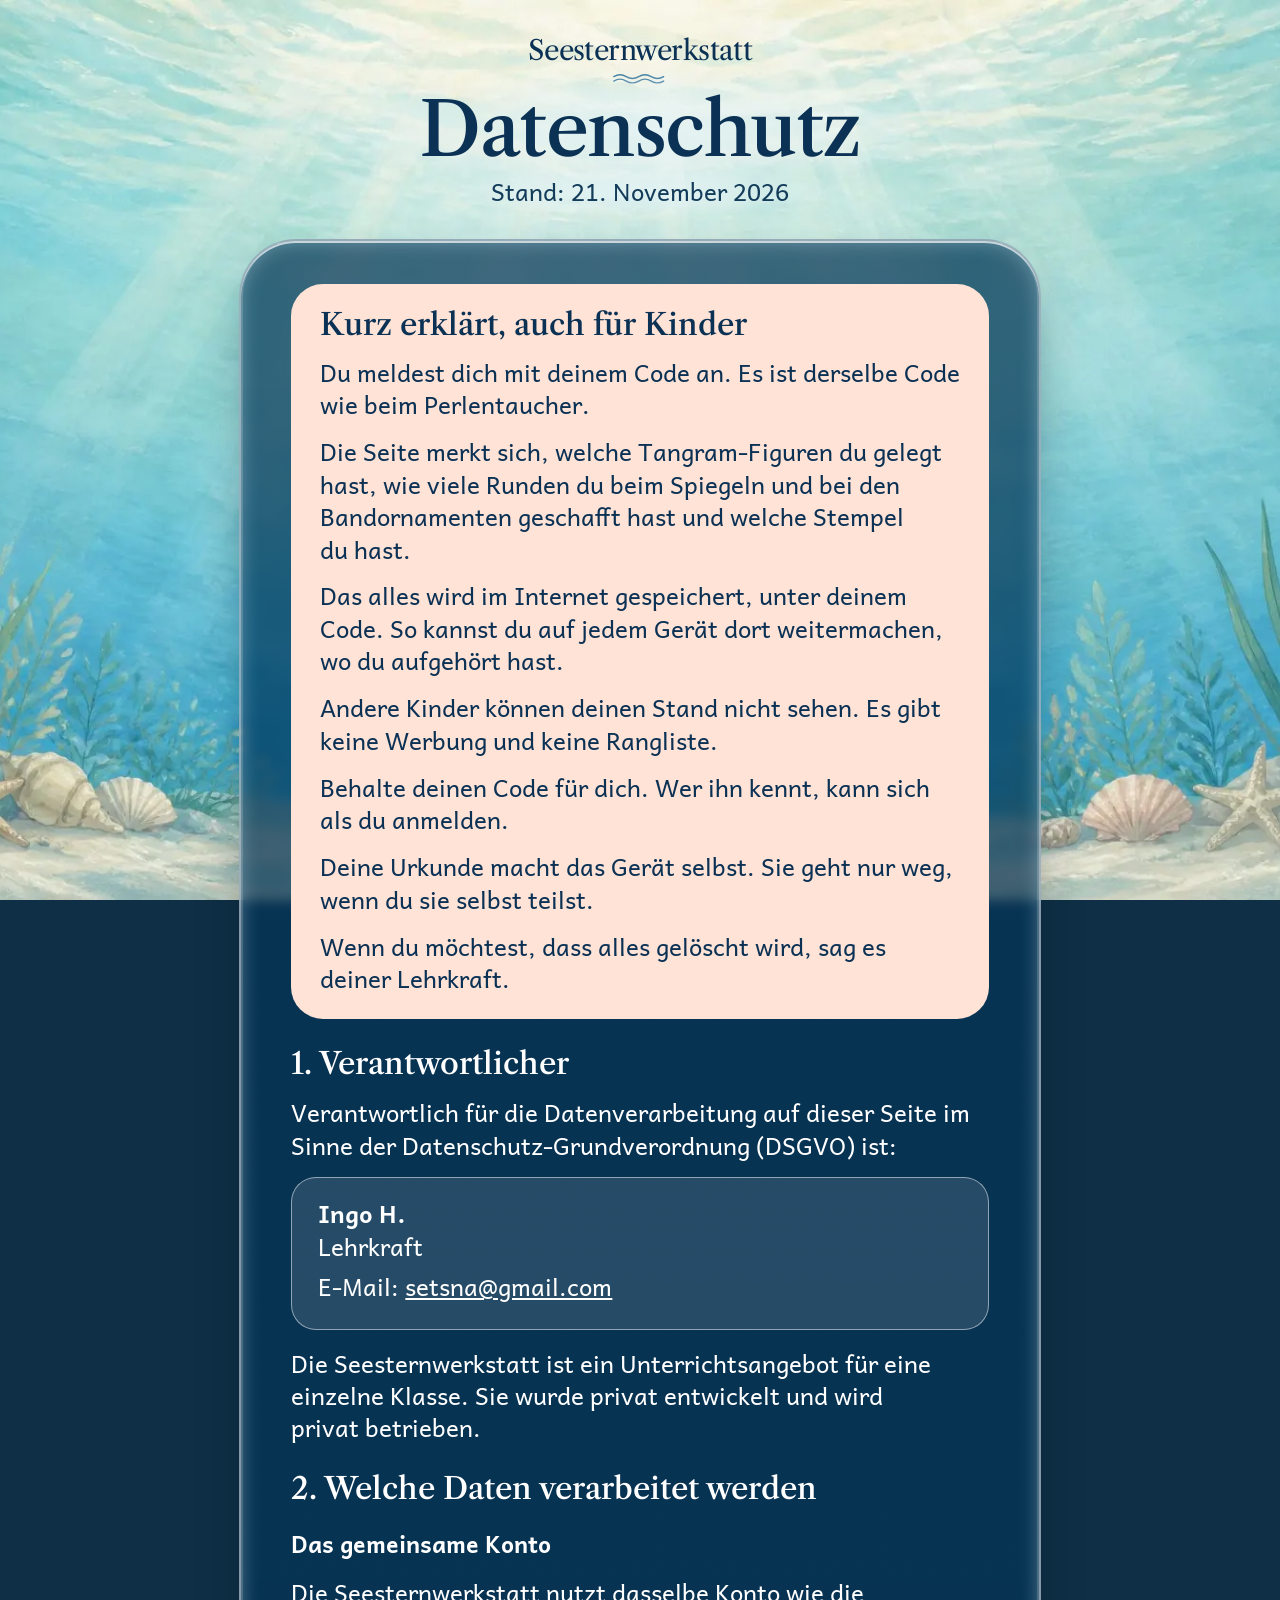
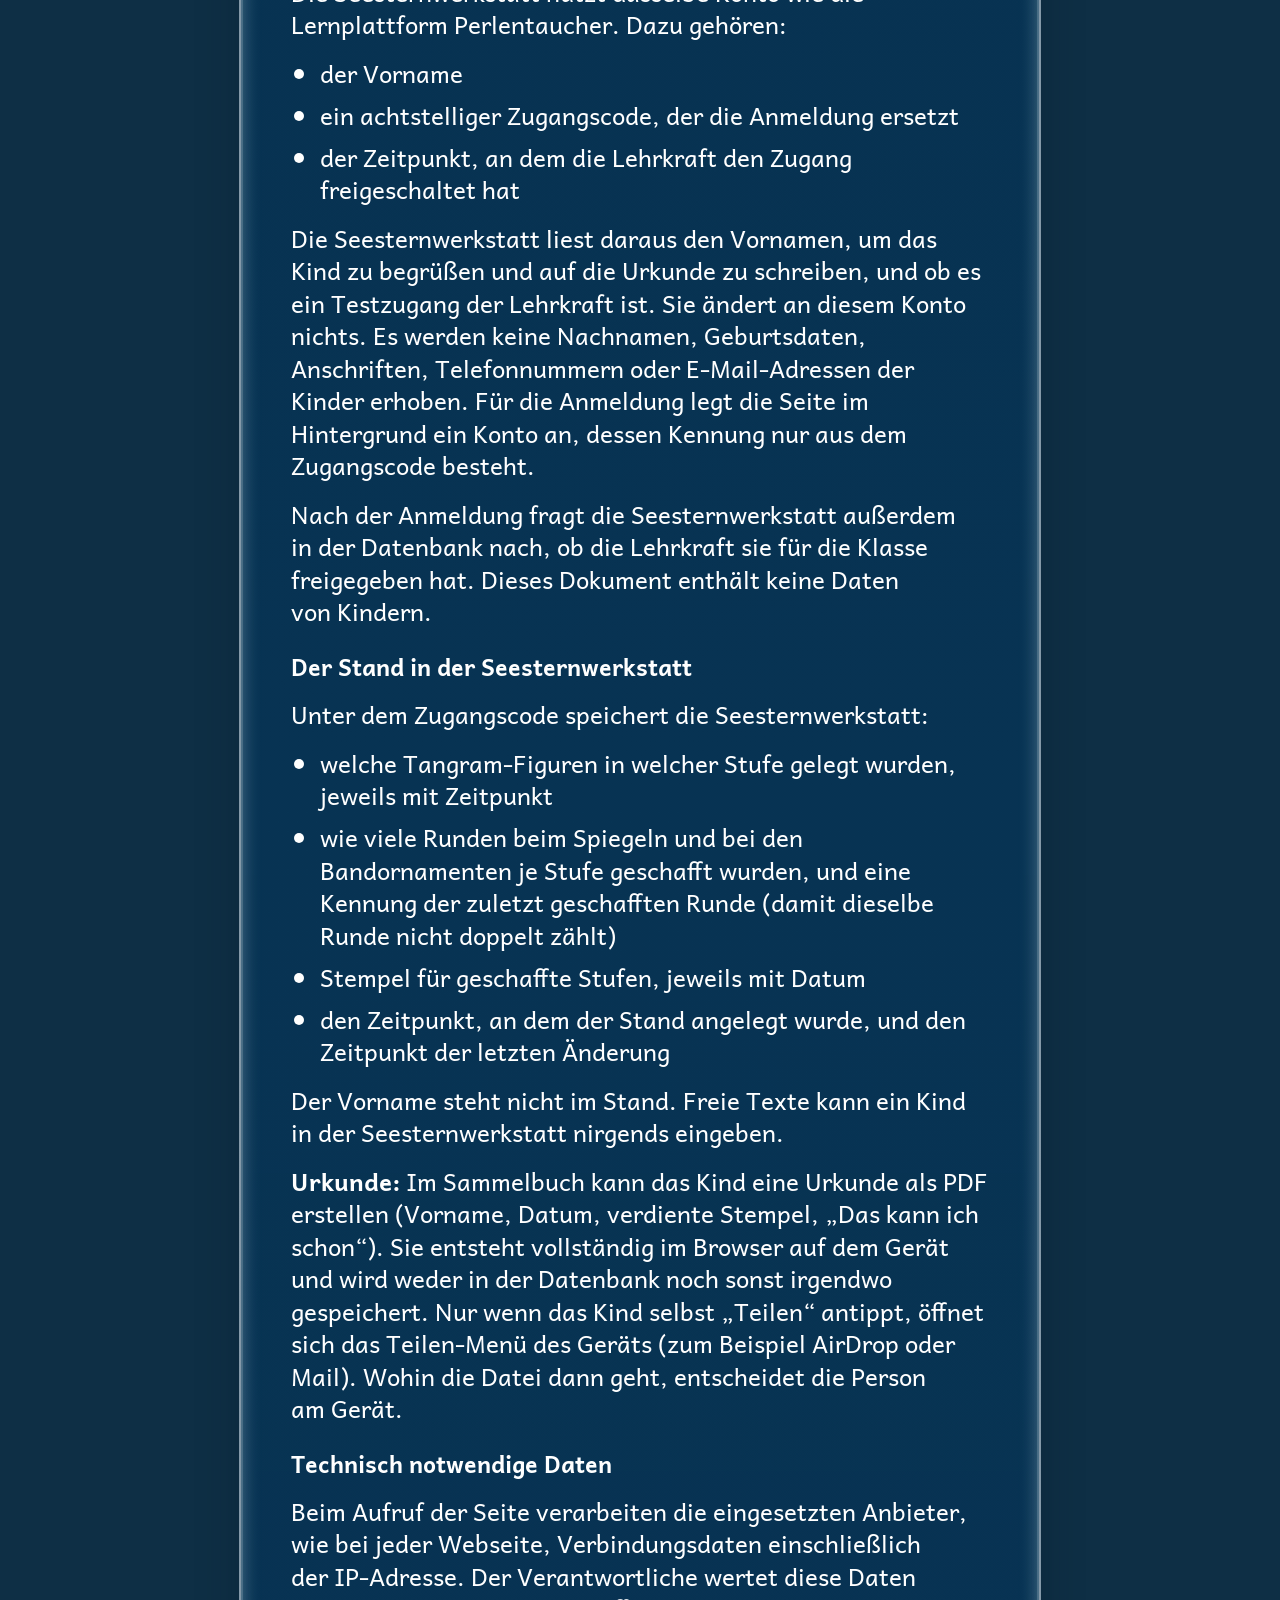
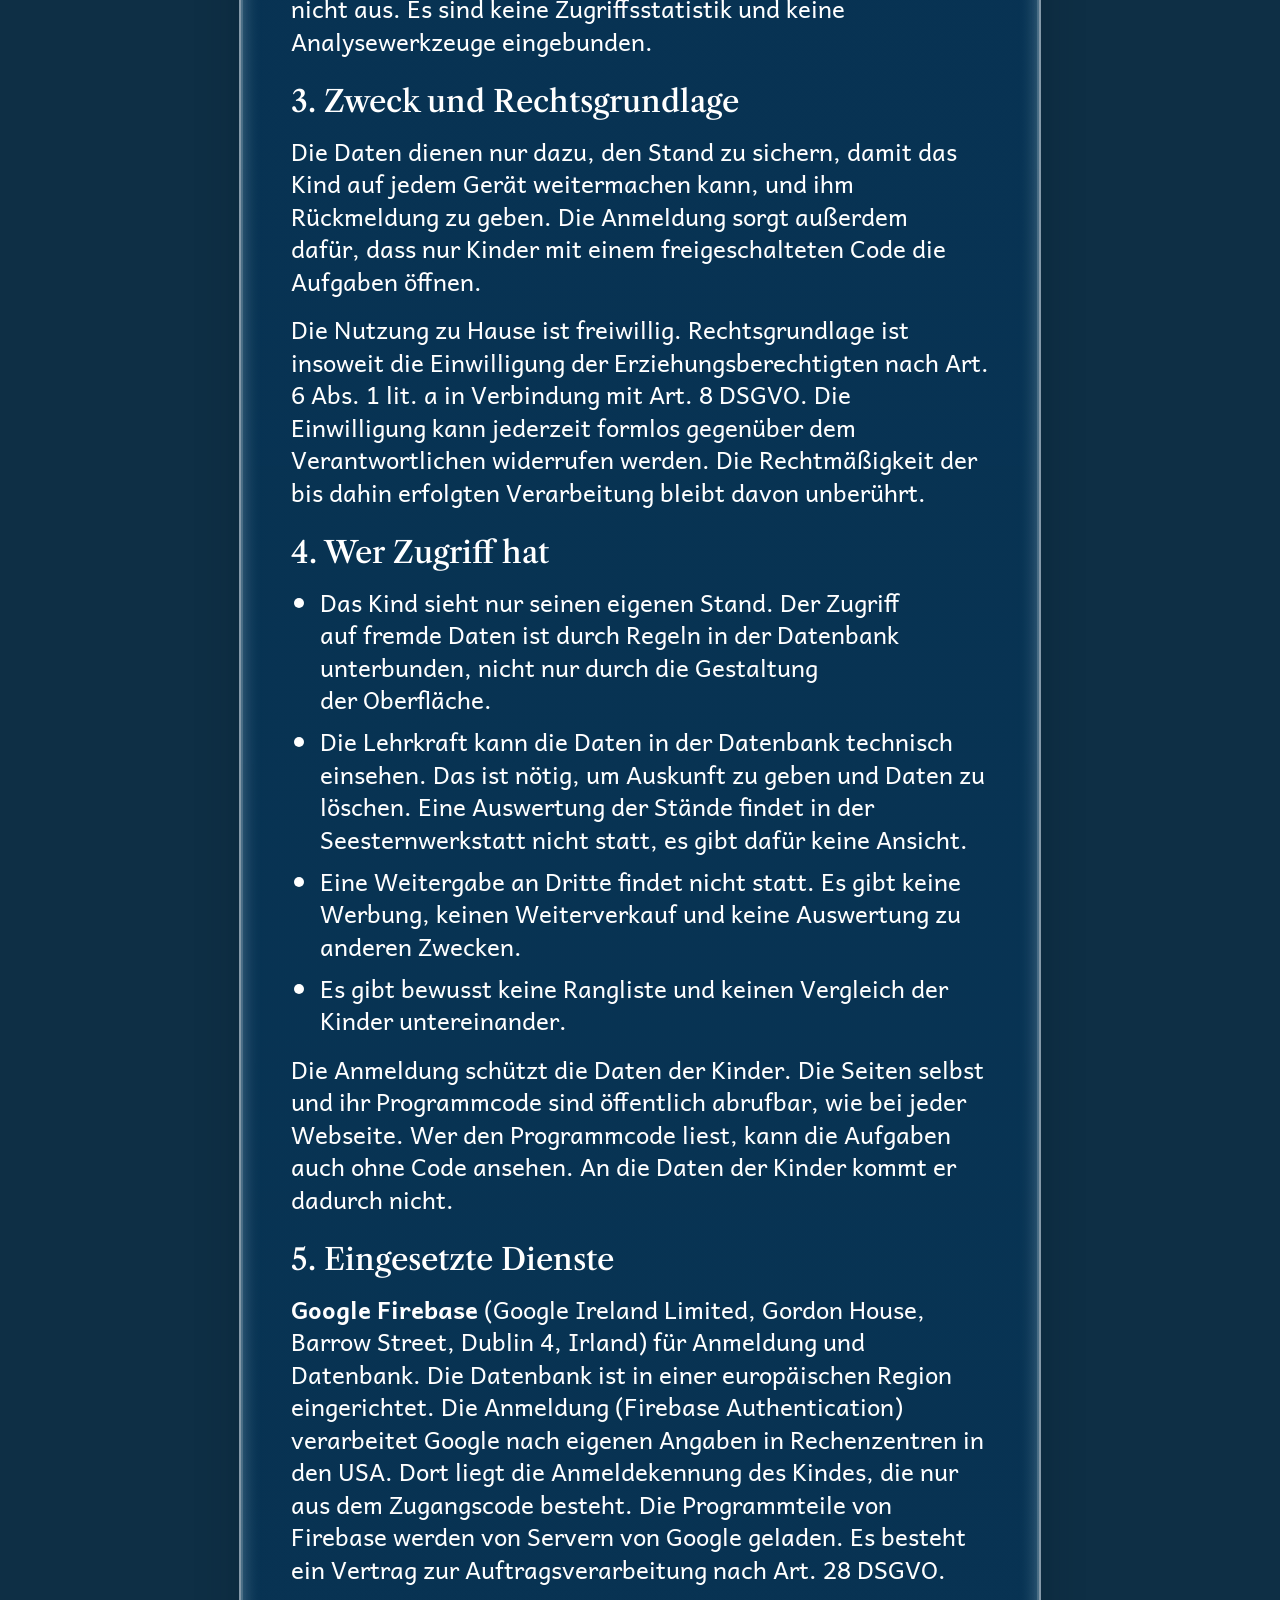
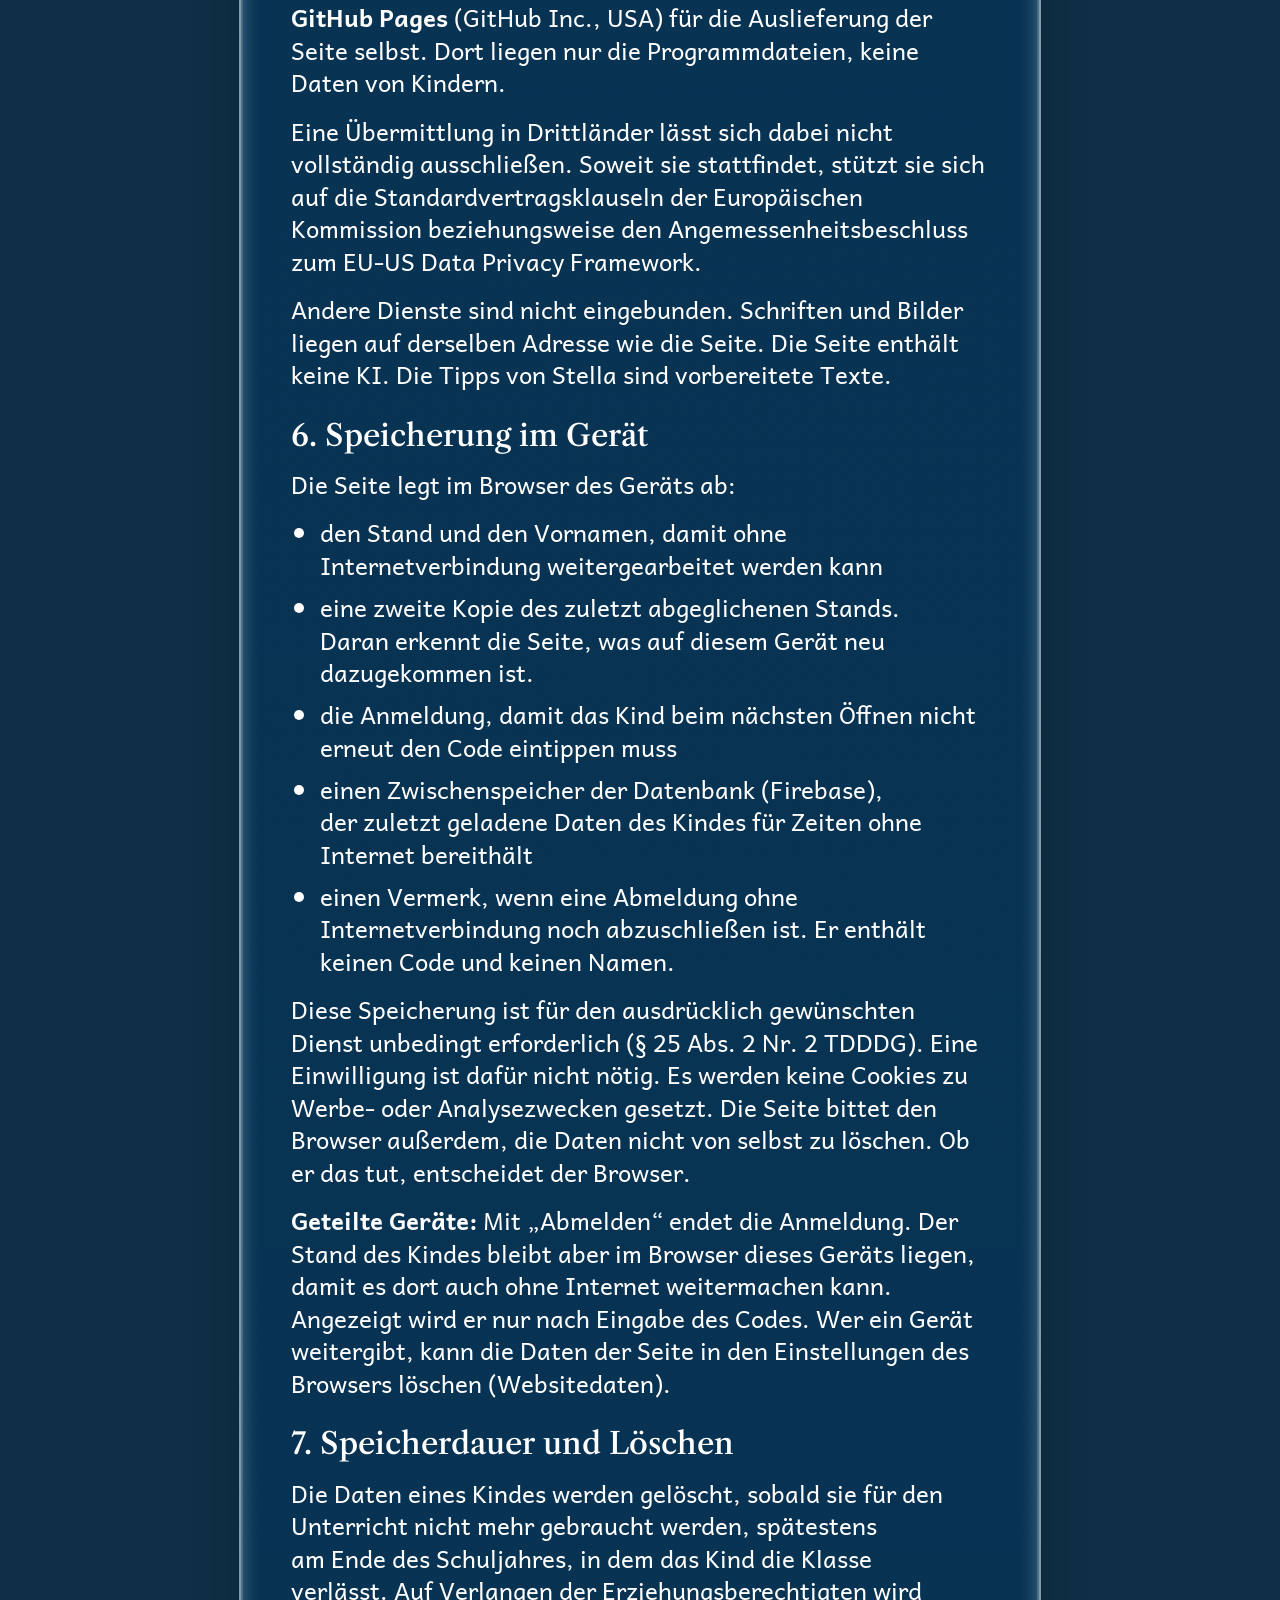
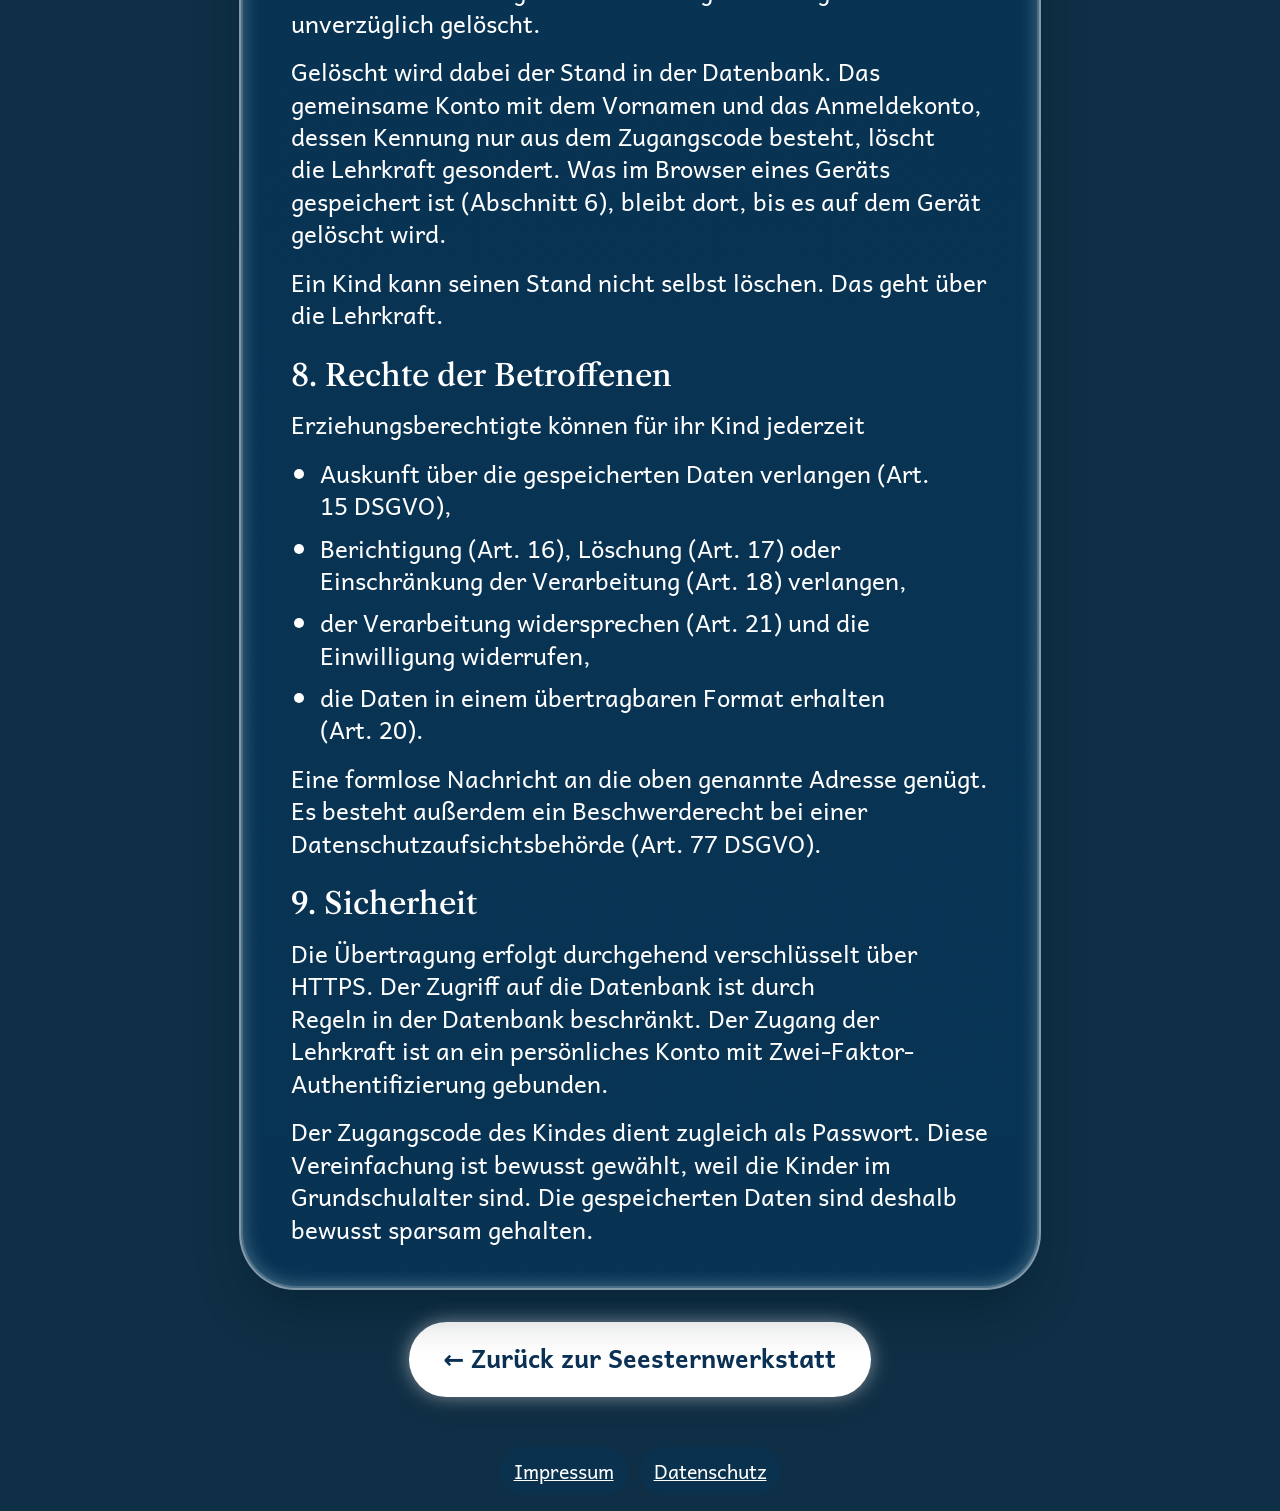
<file: datenschutz.html>
<!doctype html>
<html lang="de">
<head>
  <meta charset="utf-8">
  <meta name="viewport" content="width=device-width, initial-scale=1, viewport-fit=cover">
  <meta name="robots" content="noindex, nofollow">
  <meta name="theme-color" content="#0e2f45">
  <meta http-equiv="Content-Security-Policy" content="default-src 'self'; img-src 'self' data:; style-src 'self' 'unsafe-inline'; script-src 'self'; font-src 'self'; object-src 'none'; base-uri 'self'; form-action 'self'; manifest-src 'self'">
  <title>Datenschutz – Seesternwerkstatt</title>
  <link rel="icon" href="bilder/stella-64.png?b=1">
  <link rel="manifest" href="manifest.webmanifest">
  <link rel="apple-touch-icon" href="bilder/app-180.png?b=1">
  <meta name="apple-mobile-web-app-capable" content="yes">
  <meta name="mobile-web-app-capable" content="yes">
  <meta name="apple-mobile-web-app-title" content="Seesternwerkstatt">
  <meta name="apple-mobile-web-app-status-bar-style" content="black-translucent">
  <link rel="stylesheet" href="schriften/schriften.css?v=53">
  <link rel="stylesheet" href="css/tokens.css?v=53">
  <link rel="stylesheet" href="css/sw.css?v=53">
</head>
<body>
  <div class="grund" aria-hidden="true"></div>
  <div class="licht" aria-hidden="true"></div>
  <main class="seite">
    <header class="kopf">
      <a class="wortmarke" href="index.html">Seesternwerkstatt<svg class="welle" viewBox="0 0 62 12" aria-hidden="true" focusable="false"><path d="M2 4c5-3 9-3 14 0s9 3 14 0 9-3 14 0 9 3 14 0M2 9c5-3 9-3 14 0s9 3 14 0 9-3 14 0 9 3 14 0" fill="none" stroke="#2d6f98" stroke-width="1.6" stroke-linecap="round"/></svg></a>
      <h1 class="frage">Datenschutz</h1>
      <p class="einleitung hof">Stand: 21. November 2026</p>
    </header>

    <section class="fenster rechtstext" aria-label="Datenschutzerklärung">
      <div class="kurz-kinder">
        <h2>Kurz erklärt, auch für Kinder</h2>
        <p>Du meldest dich mit deinem Code an. Es ist derselbe Code wie beim Perlentaucher.</p>
        <p>Die Seite merkt sich, welche Tangram-Figuren du gelegt hast, wie viele Runden du beim Spiegeln und bei den Bandornamenten geschafft hast und welche Stempel du hast.</p>
        <p>Das alles wird im Internet gespeichert, unter deinem Code. So kannst du auf jedem Gerät dort weitermachen, wo du aufgehört hast.</p>
        <p>Andere Kinder können deinen Stand nicht sehen. Es gibt keine Werbung und keine Rangliste.</p>
        <p>Behalte deinen Code für dich. Wer ihn kennt, kann sich als du anmelden.</p>
        <p>Deine Urkunde macht das Gerät selbst. Sie geht nur weg, wenn du sie selbst teilst.</p>
        <p>Wenn du möchtest, dass alles gelöscht wird, sag es deiner Lehrkraft.</p>
      </div>

      <h2>1. Verantwortlicher</h2>
      <p>Verantwortlich für die Datenverarbeitung auf dieser Seite im Sinne der Datenschutz-Grundverordnung (DSGVO) ist:</p>
      <div class="rechts-kasten">
        <p><b>Ingo H.</b><br>Lehrkraft<br>E-Mail: <a href="mailto:setsna@gmail.com">setsna@gmail.com</a></p>
      </div>
      <p>Die Seesternwerkstatt ist ein Unterrichtsangebot für eine einzelne Klasse. Sie wurde privat entwickelt und wird privat betrieben.</p>

      <h2>2. Welche Daten verarbeitet werden</h2>
      <h3>Das gemeinsame Konto</h3>
      <p>Die Seesternwerkstatt nutzt dasselbe Konto wie die Lernplattform Perlentaucher. Dazu gehören:</p>
      <ul class="liste">
        <li>der Vorname</li>
        <li>ein achtstelliger Zugangscode, der die Anmeldung ersetzt</li>
        <li>der Zeitpunkt, an dem die Lehrkraft den Zugang freigeschaltet hat</li>
      </ul>
      <p>Die Seesternwerkstatt liest daraus den Vornamen, um das Kind zu begrüßen und auf die Urkunde zu schreiben, und ob es ein Testzugang der Lehrkraft ist. Sie ändert an diesem Konto nichts. Es werden keine Nachnamen, Geburtsdaten, Anschriften, Telefonnummern oder E-Mail-Adressen der Kinder erhoben. Für die Anmeldung legt die Seite im Hintergrund ein Konto an, dessen Kennung nur aus dem Zugangscode besteht.</p>
      <p>Nach der Anmeldung fragt die Seesternwerkstatt außerdem in der Datenbank nach, ob die Lehrkraft sie für die Klasse freigegeben hat. Dieses Dokument enthält keine Daten von Kindern.</p>

      <h3>Der Stand in der Seesternwerkstatt</h3>
      <p>Unter dem Zugangscode speichert die Seesternwerkstatt:</p>
      <ul class="liste">
        <li>welche Tangram-Figuren in welcher Stufe gelegt wurden, jeweils mit Zeitpunkt</li>
        <li>wie viele Runden beim Spiegeln und bei den Bandornamenten je Stufe geschafft wurden, und eine Kennung der zuletzt geschafften Runde (damit dieselbe Runde nicht doppelt zählt)</li>
        <li>Stempel für geschaffte Stufen, jeweils mit Datum</li>
        <li>den Zeitpunkt, an dem der Stand angelegt wurde, und den Zeitpunkt der letzten Änderung</li>
      </ul>
      <p>Der Vorname steht nicht im Stand. Freie Texte kann ein Kind in der Seesternwerkstatt nirgends eingeben.</p>
      <p><b>Urkunde:</b> Im Sammelbuch kann das Kind eine Urkunde als PDF erstellen (Vorname, Datum, verdiente Stempel, „Das kann ich schon“). Sie entsteht vollständig im Browser auf dem Gerät und wird weder in der Datenbank noch sonst irgendwo gespeichert. Nur wenn das Kind selbst „Teilen“ antippt, öffnet sich das Teilen-Menü des Geräts (zum Beispiel AirDrop oder Mail). Wohin die Datei dann geht, entscheidet die Person am Gerät.</p>

      <h3>Technisch notwendige Daten</h3>
      <p>Beim Aufruf der Seite verarbeiten die eingesetzten Anbieter, wie bei jeder Webseite, Verbindungsdaten einschließlich der IP-Adresse. Der Verantwortliche wertet diese Daten nicht aus. Es sind keine Zugriffsstatistik und keine Analysewerkzeuge eingebunden.</p>

      <h2>3. Zweck und Rechtsgrundlage</h2>
      <p>Die Daten dienen nur dazu, den Stand zu sichern, damit das Kind auf jedem Gerät weitermachen kann, und ihm Rückmeldung zu geben. Die Anmeldung sorgt außerdem dafür, dass nur Kinder mit einem freigeschalteten Code die Aufgaben öffnen.</p>
      <p>Die Nutzung zu Hause ist freiwillig. Rechtsgrundlage ist insoweit die Einwilligung der Erziehungsberechtigten nach Art. 6 Abs. 1 lit. a in Verbindung mit Art. 8 DSGVO. Die Einwilligung kann jederzeit formlos gegenüber dem Verantwortlichen widerrufen werden. Die Rechtmäßigkeit der bis dahin erfolgten Verarbeitung bleibt davon unberührt.</p>

      <h2>4. Wer Zugriff hat</h2>
      <ul class="liste">
        <li>Das Kind sieht nur seinen eigenen Stand. Der Zugriff auf fremde Daten ist durch Regeln in der Datenbank unterbunden, nicht nur durch die Gestaltung der Oberfläche.</li>
        <li>Die Lehrkraft kann die Daten in der Datenbank technisch einsehen. Das ist nötig, um Auskunft zu geben und Daten zu löschen. Eine Auswertung der Stände findet in der Seesternwerkstatt nicht statt, es gibt dafür keine Ansicht.</li>
        <li>Eine Weitergabe an Dritte findet nicht statt. Es gibt keine Werbung, keinen Weiterverkauf und keine Auswertung zu anderen Zwecken.</li>
        <li>Es gibt bewusst keine Rangliste und keinen Vergleich der Kinder untereinander.</li>
      </ul>
      <p>Die Anmeldung schützt die Daten der Kinder. Die Seiten selbst und ihr Programmcode sind öffentlich abrufbar, wie bei jeder Webseite. Wer den Programmcode liest, kann die Aufgaben auch ohne Code ansehen. An die Daten der Kinder kommt er dadurch nicht.</p>

      <h2>5. Eingesetzte Dienste</h2>
      <p><b>Google Firebase</b> (Google Ireland Limited, Gordon House, Barrow Street, Dublin 4, Irland) für Anmeldung und Datenbank. Die Datenbank ist in einer europäischen Region eingerichtet. Die Anmeldung (Firebase Authentication) verarbeitet Google nach eigenen Angaben in Rechenzentren in den USA. Dort liegt die Anmeldekennung des Kindes, die nur aus dem Zugangscode besteht. Die Programmteile von Firebase werden von Servern von Google geladen. Es besteht ein Vertrag zur Auftragsverarbeitung nach Art. 28 DSGVO.</p>
      <p><b>GitHub Pages</b> (GitHub Inc., USA) für die Auslieferung der Seite selbst. Dort liegen nur die Programmdateien, keine Daten von Kindern.</p>
      <p>Eine Übermittlung in Drittländer lässt sich dabei nicht vollständig ausschließen. Soweit sie stattfindet, stützt sie sich auf die Standardvertragsklauseln der Europäischen Kommission beziehungsweise den Angemessenheitsbeschluss zum EU-US Data Privacy Framework.</p>
      <p>Andere Dienste sind nicht eingebunden. Schriften und Bilder liegen auf derselben Adresse wie die Seite. Die Seite enthält keine KI. Die Tipps von Stella sind vorbereitete Texte.</p>

      <h2>6. Speicherung im Gerät</h2>
      <p>Die Seite legt im Browser des Geräts ab:</p>
      <ul class="liste">
        <li>den Stand und den Vornamen, damit ohne Internetverbindung weitergearbeitet werden kann</li>
        <li>eine zweite Kopie des zuletzt abgeglichenen Stands. Daran erkennt die Seite, was auf diesem Gerät neu dazugekommen ist.</li>
        <li>die Anmeldung, damit das Kind beim nächsten Öffnen nicht erneut den Code eintippen muss</li>
        <li>einen Zwischenspeicher der Datenbank (Firebase), der zuletzt geladene Daten des Kindes für Zeiten ohne Internet bereithält</li>
        <li>einen Vermerk, wenn eine Abmeldung ohne Internetverbindung noch abzuschließen ist. Er enthält keinen Code und keinen Namen.</li>
      </ul>
      <p>Diese Speicherung ist für den ausdrücklich gewünschten Dienst unbedingt erforderlich (§ 25 Abs. 2 Nr. 2 TDDDG). Eine Einwilligung ist dafür nicht nötig. Es werden keine Cookies zu Werbe- oder Analysezwecken gesetzt. Die Seite bittet den Browser außerdem, die Daten nicht von selbst zu löschen. Ob er das tut, entscheidet der Browser.</p>
      <p><b>Geteilte Geräte:</b> Mit „Abmelden“ endet die Anmeldung. Der Stand des Kindes bleibt aber im Browser dieses Geräts liegen, damit es dort auch ohne Internet weitermachen kann. Angezeigt wird er nur nach Eingabe des Codes. Wer ein Gerät weitergibt, kann die Daten der Seite in den Einstellungen des Browsers löschen (Websitedaten).</p>

      <h2>7. Speicherdauer und Löschen</h2>
      <p>Die Daten eines Kindes werden gelöscht, sobald sie für den Unterricht nicht mehr gebraucht werden, spätestens am Ende des Schuljahres, in dem das Kind die Klasse verlässt. Auf Verlangen der Erziehungsberechtigten wird unverzüglich gelöscht.</p>
      <p>Gelöscht wird dabei der Stand in der Datenbank. Das gemeinsame Konto mit dem Vornamen und das Anmeldekonto, dessen Kennung nur aus dem Zugangscode besteht, löscht die Lehrkraft gesondert. Was im Browser eines Geräts gespeichert ist (Abschnitt 6), bleibt dort, bis es auf dem Gerät gelöscht wird.</p>
      <p>Ein Kind kann seinen Stand nicht selbst löschen. Das geht über die Lehrkraft.</p>

      <h2>8. Rechte der Betroffenen</h2>
      <p>Erziehungsberechtigte können für ihr Kind jederzeit</p>
      <ul class="liste">
        <li>Auskunft über die gespeicherten Daten verlangen (Art. 15 DSGVO),</li>
        <li>Berichtigung (Art. 16), Löschung (Art. 17) oder Einschränkung der Verarbeitung (Art. 18) verlangen,</li>
        <li>der Verarbeitung widersprechen (Art. 21) und die Einwilligung widerrufen,</li>
        <li>die Daten in einem übertragbaren Format erhalten (Art. 20).</li>
      </ul>
      <p>Eine formlose Nachricht an die oben genannte Adresse genügt. Es besteht außerdem ein Beschwerderecht bei einer Datenschutzaufsichtsbehörde (Art. 77 DSGVO).</p>

      <h2>9. Sicherheit</h2>
      <p>Die Übertragung erfolgt durchgehend verschlüsselt über HTTPS. Der Zugriff auf die Datenbank ist durch Regeln in der Datenbank beschränkt. Der Zugang der Lehrkraft ist an ein persönliches Konto mit Zwei-Faktor-Authentifizierung gebunden.</p>
      <p>Der Zugangscode des Kindes dient zugleich als Passwort. Diese Vereinfachung ist bewusst gewählt, weil die Kinder im Grundschulalter sind. Die gespeicherten Daten sind deshalb bewusst sparsam gehalten.</p>
    </section>

    <p><a class="knopf" href="index.html">← Zurück zur Seesternwerkstatt</a></p>
  </main>
  <footer class="fuss"><a href="impressum.html">Impressum</a><a href="datenschutz.html" aria-current="page">Datenschutz</a></footer>
</body>
</html>
</file>
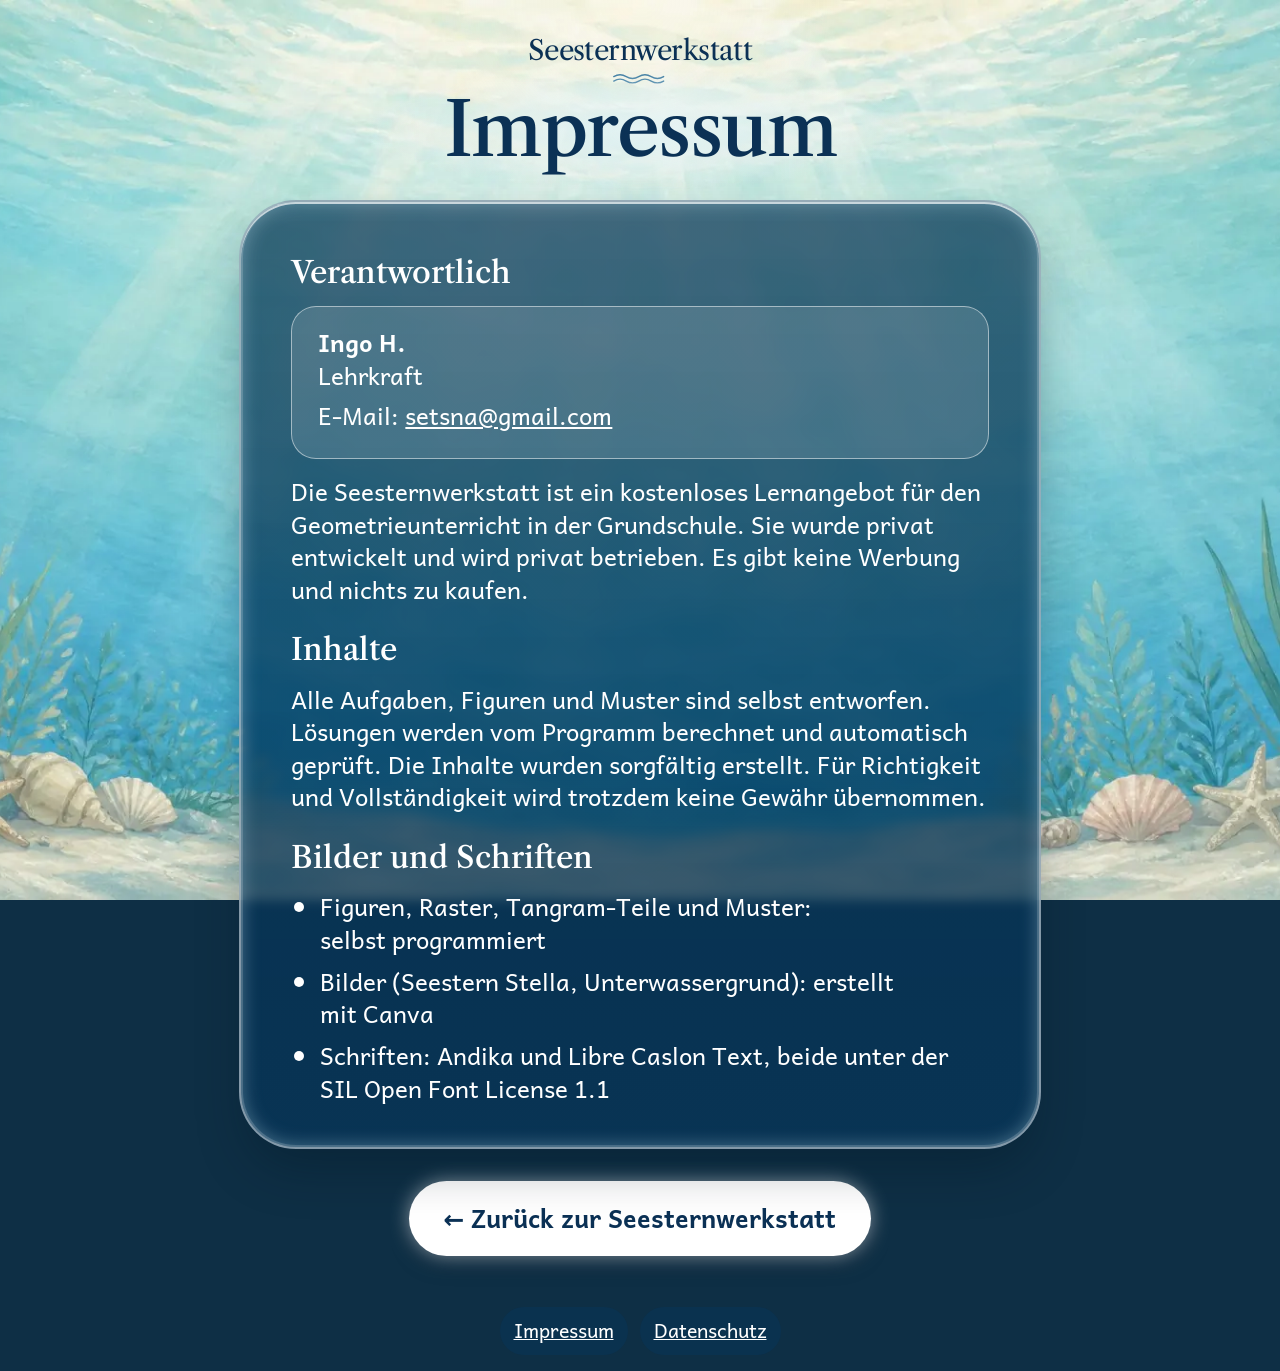
<file: impressum.html>
<!doctype html>
<html lang="de">
<head>
  <meta charset="utf-8">
  <meta name="viewport" content="width=device-width, initial-scale=1, viewport-fit=cover">
  <meta name="robots" content="noindex, nofollow">
  <meta name="theme-color" content="#0e2f45">
  <meta http-equiv="Content-Security-Policy" content="default-src 'self'; img-src 'self' data:; style-src 'self' 'unsafe-inline'; script-src 'self'; font-src 'self'; object-src 'none'; base-uri 'self'; form-action 'self'; manifest-src 'self'">
  <title>Impressum – Seesternwerkstatt</title>
  <link rel="icon" href="bilder/stella-64.png?b=1">
  <link rel="manifest" href="manifest.webmanifest">
  <link rel="apple-touch-icon" href="bilder/app-180.png?b=1">
  <meta name="apple-mobile-web-app-capable" content="yes">
  <meta name="mobile-web-app-capable" content="yes">
  <meta name="apple-mobile-web-app-title" content="Seesternwerkstatt">
  <meta name="apple-mobile-web-app-status-bar-style" content="black-translucent">
  <link rel="stylesheet" href="schriften/schriften.css?v=53">
  <link rel="stylesheet" href="css/tokens.css?v=53">
  <link rel="stylesheet" href="css/sw.css?v=53">
</head>
<body>
  <div class="grund" aria-hidden="true"></div>
  <div class="licht" aria-hidden="true"></div>
  <main class="seite">
    <header class="kopf">
      <a class="wortmarke" href="index.html">Seesternwerkstatt<svg class="welle" viewBox="0 0 62 12" aria-hidden="true" focusable="false"><path d="M2 4c5-3 9-3 14 0s9 3 14 0 9-3 14 0 9 3 14 0M2 9c5-3 9-3 14 0s9 3 14 0 9-3 14 0 9 3 14 0" fill="none" stroke="#2d6f98" stroke-width="1.6" stroke-linecap="round"/></svg></a>
      <h1 class="frage">Impressum</h1>
    </header>

    <section class="fenster rechtstext" aria-labelledby="h-verantwortlich">
      <h2 id="h-verantwortlich">Verantwortlich</h2>
      <div class="rechts-kasten">
        <p><b>Ingo H.</b><br>Lehrkraft<br>E-Mail: <a href="mailto:setsna@gmail.com">setsna@gmail.com</a></p>
      </div>
      <p>Die Seesternwerkstatt ist ein kostenloses Lernangebot für den Geometrieunterricht in der Grundschule. Sie wurde privat entwickelt und wird privat betrieben. Es gibt keine Werbung und nichts zu kaufen.</p>

      <h2>Inhalte</h2>
      <p>Alle Aufgaben, Figuren und Muster sind selbst entworfen. Lösungen werden vom Programm berechnet und automatisch geprüft. Die Inhalte wurden sorgfältig erstellt. Für Richtigkeit und Vollständigkeit wird trotzdem keine Gewähr übernommen.</p>

      <h2>Bilder und Schriften</h2>
      <ul class="liste">
        <li>Figuren, Raster, Tangram-Teile und Muster: selbst programmiert</li>
        <li>Bilder (Seestern Stella, Unterwassergrund): erstellt mit Canva</li>
        <li>Schriften: Andika und Libre Caslon Text, beide unter der SIL Open Font License 1.1</li>
      </ul>
    </section>

    <p><a class="knopf" href="index.html">← Zurück zur Seesternwerkstatt</a></p>
  </main>
  <footer class="fuss"><a href="impressum.html" aria-current="page">Impressum</a><a href="datenschutz.html">Datenschutz</a></footer>
</body>
</html>
</file>
<file: schriften/schriften.css>
/* Selbst gehostete Schriften, beide SIL Open Font License 1.1 (Lizenztexte in diesem Ordner). */
@font-face{font-family:'Libre Caslon Text';font-style:normal;font-weight:400 700;font-display:swap;src:url(libre-caslon-text.woff2) format('woff2')}
@font-face{font-family:'Andika';font-style:normal;font-weight:400;font-display:swap;src:url(andika-latin-400-normal.woff2) format('woff2')}
@font-face{font-family:'Andika';font-style:normal;font-weight:700;font-display:swap;src:url(andika-latin-700-normal.woff2) format('woff2')}
</file>
<file: css/tokens.css>
/* Seesternwerkstatt: alle Farben, Schriften, Größen und Abstände an einer Stelle.
   Look nach Lernlagune/DESIGN.md: Navy im Licht, Weiß im Glas, helles Liquid Glass, Libre Caslon + Andika.
   Eigener Akzent: Korallenorange (Hauptknöpfe, Stempel, Empfehlung, Rundenpunkte, Sprechblase in Hell; immer mit Navy-Text).
   Formfarben sind davon getrennt (form-3 ist seit Etappe 6b Lavendel).
   Alle Größen sind Entwurfspixel mal --s. Entwurfsfläche: iPad hochkant, 1088 px breit.
   Feste Untergrenzen nur für Tippflächen (48 px) und Text (17 px). */
:root {
  --breite: 100vw;
  --s: calc(min(var(--breite), 1088px) / 1088);

  /* Farben (Lernlagune) */
  --tiefe: #0e2f45;
  --navy: #0b3155;
  --navy-weich: #133c5a;
  --welle: #2d6f98;
  --weiss: #ffffff;
  --glas-kante: rgba(255, 255, 255, 0.5);
  --glas-glanz: rgba(255, 255, 255, 0.62);
  --glas-schatten: rgba(3, 20, 35, 0.38);
  /* Glas, auf dem weißer Text steht: dunkel genug für 4.5:1 auch über hellem Licht */
  --glas-text-oben: rgba(10, 52, 84, 0.72);
  --glas-text-unten: rgba(10, 52, 84, 0.82);
  --nebel: rgba(10, 52, 84, 0.7);
  --hof: rgba(228, 243, 245, 0.88);
  --hof-rand: rgba(228, 243, 245, 0.5);
  --grund-ersatz: linear-gradient(180deg, #e6f2ef 0%, #a9d4e1 30%, #3f86a8 62%, #12425f 100%);
  --dialog-oben: #164a6e;
  --dialog-unten: #0e3554;

  /* Eigener Akzent */
  --koralle: #ff8a5c;          /* Akzent (siehe oben) – nur mit Navy-Text (Kontrast 5.7:1, gemessen) */
  --koralle-hell: #ffe3d6;
  --hinweis-hell: #ffd2bd;     /* Hinweistext auf dunklem Glas */

  /* Formfarben für Code-Grafiken (Tangram-Teile, Figuren). Unterscheidung zusätzlich über Muster
     (Streifen, Punkte). Eine Simulation der Farbschwäche wurde nicht gerendert, nur nach Werten und Mustern geprüft. */
  --form-1: #f4b942;   /* Sonnengelb */
  --form-2: #4fb3bf;   /* Lagunentürkis */
  --form-3: #b294dc;   /* Lavendel (Etappe 6b: vorher Koralle, die ist dem Akzent vorbehalten) */
  --form-4: #8fc66b;   /* Seegras */
  --form-5: #7b8fe0;   /* Muschelblau */
  --form-6: #e889b4;   /* Anemone */
  --form-7: #f2e2c4;   /* Sand */
  /* Flächen, auf denen gearbeitet wird (Etappe 6b: vorher als feste Werte in sw.css) */
  --platte: rgba(240, 249, 251, 0.95);      /* helle, fast deckende Platte (Spielfläche, Kacheln, Sammelbuch) */
  --kaestchen: #f7fcfd;                     /* leeres Kästchen im Malraster */
  --gesperrt: #e3ecf0;                      /* gesperrtes Kästchen (Vorlage beim Bandornament) */
  --papier: var(--form-7);                  /* gefaltetes Papier beim Faltschnitt */
  --text-leise: #46606c;                    /* leiser Text auf heller Platte (Kontrast 6:1) */
  --form-rand: var(--navy);
  --raster: rgba(11, 49, 85, 0.18);
  --achse: var(--navy);
  --achse-linie: #c43d12;            /* Spiegelachse im Malraster, wie die rote Linie im Heft */
  --umriss: rgba(11, 49, 85, 0.2);   /* Fläche der Tangram-Figur auf der hellen Spielfläche */

  /* Schriften */
  --serif: 'Libre Caslon Text', Georgia, 'Times New Roman', serif;   /* nur Namen und Titel */
  --sans: 'Andika', 'Trebuchet MS', system-ui, sans-serif;           /* alles, was Kinder lesen */

  --text: max(17px, calc(27 * var(--s)));
  --klein: max(17px, calc(22 * var(--s)));
  --h1: calc(84 * var(--s));
  --h2: max(22px, calc(42 * var(--s)));
  --wortmarke: max(20px, calc(31 * var(--s)));

  /* Maße */
  --ziel: max(48px, calc(72 * var(--s)));        /* alles, was man antippt */
  --ziel-gross: max(56px, calc(84 * var(--s)));  /* Hauptknöpfe */
  --abstand: calc(24 * var(--s));
  --abstand-gross: calc(48 * var(--s));
  --ecke: calc(64 * var(--s));
  --fenster-breite: min(100% - 32px, calc(900 * var(--s)));
  --ease: cubic-bezier(0.16, 1, 0.3, 1);

  color-scheme: dark;
}

/* iPad quer, Laptop, Tafel: Maßstab an Höhe und Breite ausrichten (Lernlagune) */
@media (orientation: landscape) and (min-width: 820px) {
  :root { --s: min(calc(100svh / 1010), calc(var(--breite) / 1360)); }
}
/* Handy hochkant */
@media (max-width: 640px) and (orientation: portrait) {
  :root { --s: calc(var(--breite) / 600); }
}
</file>
<file: css/sw.css>
/* Seesternwerkstatt: Layout. Alle Werte kommen aus tokens.css.
   Aufbau nach Lernlagune: Wasser als Grund, Lichtschacht oben, Glasfenster, Randblasen. */
*, ::before, ::after { box-sizing: border-box; }
html { -webkit-text-size-adjust: 100%; text-size-adjust: 100%; overflow-x: hidden; overflow-x: clip; }
/* Kein Doppeltipp-Zoom (Kinder tippen „drehen“ schnell hintereinander, Safari zoomte dann).
   Mit zwei Fingern zoomen bleibt möglich (Barrierefreiheit). Ziehflächen haben eigens touch-action: none. */
html, body, button, a, input, label, summary, .werkzeug, .zelle, .antwort, .linien-griff { touch-action: manipulation; }
body {
  margin: 0;
  min-height: 100svh;
  background: var(--tiefe);
  color: var(--weiss);
  font-family: var(--sans);
  font-size: var(--text);
  line-height: 1.35;
  -webkit-font-smoothing: antialiased;
  -webkit-tap-highlight-color: transparent;
  font-variant-numeric: lining-nums;
  display: flex;
  flex-direction: column;
}
h1, h2, h3, p, ul { margin: 0; }
p, li { text-wrap: pretty; }
a { color: inherit; }
img, svg { display: block; max-width: 100%; }
/* Doppelter Fokusring: innen Navy, außen Weiß, sichtbar auf hellem und dunklem Wasser */
:focus-visible { outline: 3px solid var(--navy); outline-offset: 2px; border-radius: 12px; box-shadow: 0 0 0 7px var(--weiss) !important; }
::selection { background: var(--koralle); color: var(--navy); }
[hidden] { display: none !important; }
.nurvorlesen { position: absolute; width: 1px; height: 1px; overflow: hidden; clip: rect(0 0 0 0); white-space: nowrap; }

/* ---------- Grund, Licht, Blasen: nur Schmuck ---------- */
/* Gemaltes Wasserbild (Canva). Darunter der Ersatzverlauf, solange das Bild lädt. */
.grund {
  position: fixed; inset: 0; z-index: -3;
  background: url(../bilder/grund-hoch.webp?b=1) 50% 0 / cover no-repeat, var(--grund-ersatz);
}
@media (orientation: landscape) {
  .grund { background-image: url(../bilder/grund-quer.webp?b=1), var(--grund-ersatz); }
}
/* Stella im Kopf: weicher Schatten statt Rand */
.stella {
  width: calc(190 * var(--s)); min-width: 110px; height: auto;
  filter: drop-shadow(0 calc(12 * var(--s)) calc(14 * var(--s)) rgba(3, 20, 35, 0.3));
}
.licht {
  position: fixed; z-index: -2; pointer-events: none;
  top: 0; left: 50%;
  width: calc(760 * var(--s)); height: calc(470 * var(--s));
  transform: translateX(-50%);
  background: radial-gradient(38% 60% at 50% 0%, rgba(255, 252, 235, 0.42), rgba(220, 244, 250, 0.16) 55%, transparent 78%);
  opacity: 0.55;
  animation: licht-atmen 11s ease-in-out infinite alternate;
}
@keyframes licht-atmen { to { opacity: 1; transform: translateX(-50%) scaleX(1.08); } }
.blasen { position: fixed; inset: 0; z-index: -2; pointer-events: none; }
.blasen span {
  position: absolute; bottom: 0;
  width: calc(14 * var(--s)); aspect-ratio: 1; border-radius: 50%;
  border: 1px solid rgba(235, 250, 255, 0.55);
  background: radial-gradient(circle at 32% 30%, rgba(255, 255, 255, 0.7) 0 14%, rgba(200, 238, 250, 0.08) 40%, transparent 70%);
  opacity: 0;
  animation: blase-steigt 18s linear infinite;
}
.blasen span:nth-child(1) { left: 0.8%; animation-duration: 17s; animation-delay: -2s; }
.blasen span:nth-child(2) { left: 2.2%; width: calc(9 * var(--s)); animation-duration: 22s; animation-delay: -11s; }
.blasen span:nth-child(3) { left: 3.4%; width: calc(6 * var(--s)); animation-duration: 15s; animation-delay: -7s; }
.blasen span:nth-child(4) { right: 0.8%; width: calc(11 * var(--s)); animation-duration: 20s; animation-delay: -4s; }
.blasen span:nth-child(5) { right: 2.4%; width: calc(7 * var(--s)); animation-duration: 16s; animation-delay: -13s; }
.blasen span:nth-child(6) { right: 3.4%; width: calc(9 * var(--s)); animation-duration: 24s; animation-delay: -18s; }
@keyframes blase-steigt {
  0% { transform: translate3d(0, 0, 0); opacity: 0; }
  10% { opacity: 0.9; }
  50% { transform: translate3d(calc(10 * var(--s)), -50vh, 0); }
  85% { opacity: 0.7; }
  100% { transform: translate3d(calc(-6 * var(--s)), -100vh, 0); opacity: 0; }
}

/* ---------- Seite ---------- */
.seite {
  flex: 1; width: 100%;
  display: flex; flex-direction: column; align-items: center;
  gap: var(--abstand-gross);
  padding: calc(64 * var(--s) + env(safe-area-inset-top, 0px)) max(16px, env(safe-area-inset-right, 0px)) var(--abstand-gross) max(16px, env(safe-area-inset-left, 0px));
  overflow-x: clip;
}
.seite:focus { outline: none; }

/* Kopf: Wortmarke mit Welle, große Frage im Lichthof */
.kopf { display: flex; flex-direction: column; align-items: center; text-align: center; gap: calc(14 * var(--s)); color: var(--navy); }
.wortmarke {
  font-family: var(--serif); font-size: var(--wortmarke); letter-spacing: -0.02em;
  color: var(--navy); text-decoration: none;
  min-height: 48px; display: inline-flex; flex-direction: column; align-items: center; justify-content: center;
}
.welle { width: max(44px, calc(62 * var(--s))); height: auto; margin-top: 4px; }
.frage, .hof { position: relative; isolation: isolate; }
.frage::before, .hof::before {
  content: ""; position: absolute; inset: -30% -20%; z-index: -1; pointer-events: none;
  background: radial-gradient(closest-side, var(--hof), var(--hof-rand) 60%, transparent);
}
.frage { font-family: var(--serif); font-weight: 500; font-size: var(--h1); line-height: 1.02; letter-spacing: -0.02em; text-wrap: balance; color: var(--navy); }
.einleitung { max-width: 30em; color: var(--navy-weich); }

/* ---------- Glasfenster ---------- */
.fenster {
  position: relative; isolation: isolate;
  width: var(--fenster-breite);
  color: var(--weiss);
  border-radius: var(--ecke);
  border: 2px solid var(--glas-kante);
  background: linear-gradient(180deg, var(--glas-text-oben), var(--glas-text-unten));
  box-shadow: inset 0 2px 0 var(--glas-glanz), inset 0 0 0 2px rgba(255, 255, 255, 0.16),
    inset 0 0 calc(22 * var(--s)) rgba(200, 240, 255, 0.38), 0 26px 50px -10px var(--glas-schatten);
  -webkit-backdrop-filter: blur(6px) saturate(140%); backdrop-filter: blur(6px) saturate(140%);
  padding: calc(48 * var(--s)) calc(56 * var(--s));
  display: flex; flex-direction: column; gap: var(--abstand);
}
.fenster h2 { font-family: var(--serif); font-weight: 500; font-size: var(--h2); line-height: 1.1; }
.fenster .leise { font-size: var(--klein); }
.fenster.mitte { align-items: center; text-align: center; }
.mitte form { width: 100%; display: flex; flex-direction: column; align-items: center; gap: calc(18 * var(--s)); }
.mitte input[type="text"] { text-align: center; }
.mitte .knopfreihe { justify-content: center; }

/* ---------- Plattform gesperrt („Bald offen“, Lehrerbereich des Perlentauchers, 21.11.2026) ---------- */
.zu h2 { display: flex; align-items: center; justify-content: center; gap: 0.45em; }
.zu h2 svg { flex: none; width: 0.9em; height: 0.9em; }

/* ---------- Stationen ---------- */
.stationen-block { width: min(100%, calc(1180 * var(--s))); display: flex; flex-direction: column; align-items: center; gap: var(--abstand); }
.stationen { list-style: none; padding: 0; margin: 0; width: 100%; display: grid; gap: calc(36 * var(--s)); grid-template-columns: 1fr; }
@media (min-width: 640px) { .stationen { grid-template-columns: repeat(3, minmax(0, 1fr)); } }
.station {
  width: 100%; height: 100%;
  border-radius: calc(80 * var(--s));
  padding: calc(44 * var(--s)) calc(24 * var(--s)) calc(36 * var(--s));
  align-items: center; text-align: center; gap: calc(14 * var(--s));
  font: inherit; color: var(--weiss); text-decoration: none;
}
a.station { cursor: pointer; transition: transform 220ms var(--ease), box-shadow 220ms var(--ease); }
a.station:active { transform: scale(0.975); }
@media (hover: hover) { a.station:hover { transform: translateY(calc(-6 * var(--s))); } }
.station__name { min-height: 2.1em; display: flex; align-items: flex-end; justify-content: center; font-family: var(--serif); font-weight: 400; font-size: max(22px, calc(42 * var(--s))); hyphens: manual; max-width: 100%; line-height: 1.05; text-shadow: 0 1px 3px rgba(4, 30, 50, 0.5); }
.station__linie { width: 70%; height: 1px; background: linear-gradient(90deg, transparent, rgba(255, 255, 255, 0.7), transparent); position: relative; }
.station__linie::after { content: ""; position: absolute; left: 50%; top: 50%; width: 6px; height: 6px; border-radius: 50%; transform: translate(-50%, -50%); background: var(--koralle); box-shadow: 0 0 8px var(--koralle); }
.station__satz { font-size: var(--klein); max-width: 16em; }
/* Motiv: helle Platte, damit Formen und Linien ruhig und kontrastreich stehen */
.station__bild {
  width: 100%; max-width: calc(280 * var(--s)); min-width: 140px; aspect-ratio: 1;
  background: var(--platte); border-radius: calc(36 * var(--s));
  padding: calc(18 * var(--s));
  box-shadow: inset 0 0 0 1px rgba(255, 255, 255, 0.6);
}
.station__bild svg { width: 100%; height: 100%; }
.station--bald { background: linear-gradient(180deg, var(--nebel), rgba(10, 52, 84, 0.8)); }
.station--bald .station__bild { opacity: 0.75; }
.station__status {
  margin-top: auto;
  display: inline-flex; align-items: center; gap: .4em;
  padding: .15em .9em; border-radius: 999px;
  background: var(--weiss); color: var(--navy); font-weight: 700; font-size: var(--klein);
}
.station__status svg { width: 1em; height: 1em; }

/* ---------- Knöpfe ---------- */
.knopf {
  display: inline-flex; align-items: center; justify-content: center; gap: .5em;
  min-height: var(--ziel-gross); padding: 0 1.4em;
  border: 0; border-radius: 999px;
  background: var(--weiss); color: var(--navy);
  font-family: var(--sans); font-size: max(18px, calc(28 * var(--s))); font-weight: 700;
  cursor: pointer; text-decoration: none;
  box-shadow: 0 0 calc(22 * var(--s)) rgba(255, 255, 255, 0.5), 0 10px 22px -6px rgba(3, 20, 35, 0.5);
  transition: transform 220ms var(--ease);
}
.knopf:active { transform: scale(0.96); }
.knopf.haupt { background: var(--koralle); }
.knopf.leise-knopf { background: rgba(255, 255, 255, 0.85); }
.knopf--klein { min-height: var(--ziel); font-size: max(17px, calc(24 * var(--s))); padding: 0 1.1em; }
.knopf svg { width: 1.1em; height: 1.1em; flex: none; }
.knopf:disabled { opacity: .6; cursor: default; transform: none; }
.knopfreihe { display: flex; flex-wrap: wrap; gap: calc(24 * var(--s)); justify-content: center; }

/* ---------- Formular ---------- */
label { font-weight: 700; display: block; }
input[type="text"] {
  font: inherit; font-size: max(22px, calc(38 * var(--s)));
  width: 100%; max-width: 520px; min-height: max(56px, calc(80 * var(--s)));
  padding: 0 .6em; margin-top: 8px;
  color: var(--navy); background: rgba(255, 255, 255, 0.94);
  border: 2px solid var(--glas-kante); border-radius: calc(28 * var(--s));
  box-shadow: inset 0 2px 6px rgba(3, 20, 35, 0.18);
}
.hinweis-feld { min-height: 1.4em; font-weight: 700; color: var(--hinweis-hell); }
.hinweis-feld:empty { display: none; }

/* ---------- Aufgabenansicht (Stationen) ---------- */
/* Ruhig: Grund abgedunkelt, keine Blasen, Spielfläche groß, Werkzeuge am Rand */
/* Oben stärker abgedunkelt: Dort liegt der helle Lichtschacht unter Auftrag und Hinweisen (Kontrast WCAG AA, Etappe 6b) */
body.aufgabe .grund::after { content: ""; position: absolute; inset: 0; background: linear-gradient(180deg, rgba(8, 38, 62, 0.78) 0, rgba(8, 38, 62, 0.68) 30%, rgba(8, 38, 62, 0.55) 60%, rgba(8, 38, 62, 0.5) 100%); }
.aufgabe-seite {
  flex: 1; width: 100%; display: flex; flex-direction: column; gap: calc(16 * var(--s));
  padding: calc(16px + env(safe-area-inset-top, 0px)) max(16px, env(safe-area-inset-right, 0px)) 8px max(16px, env(safe-area-inset-left, 0px));
}
.aufgabe-kopf { display: flex; align-items: center; flex-wrap: wrap; gap: 8px calc(24 * var(--s)); }
.aufgabe-kopf h1 { font-family: var(--serif); font-weight: 500; font-size: max(26px, calc(48 * var(--s))); line-height: 1.05; }
.aufgabe-auftrag { font-size: var(--text); flex-basis: 100%; }
@media (min-width: 700px) { .aufgabe-auftrag { flex-basis: auto; } }

.tangram-buehne { flex: 1; display: flex; flex-direction: column; gap: calc(16 * var(--s)); min-height: 0; }
/* Rahmen: gibt der Spielfläche ihre Größe. Darin die Fläche (nur die Zeichnung) und darüber die Erfolgskarte. */
.spielrahmen { position: relative; height: max(360px, calc(100svh - 420px)); }   /* hochkant: bis zu den Werkzeugen (Etappe 6b) */
.spielflaeche {
  position: absolute; inset: 0;
  background: var(--platte);
  border-radius: calc(36 * var(--s));
  box-shadow: inset 0 0 0 2px rgba(255, 255, 255, 0.7), 0 20px 40px -14px rgba(3, 20, 35, 0.5);
  overflow: hidden;
  touch-action: none;                 /* Ziehen auf dem iPad scrollt nicht die Seite */
  -webkit-user-select: none; user-select: none;
  -webkit-touch-callout: none;
}
.spielflaeche svg { position: absolute; inset: 0; width: 100%; height: 100%; touch-action: none; }
@media (orientation: landscape) and (min-width: 820px) {
  .tangram-buehne { display: grid; grid-template-columns: minmax(0, 1fr) auto; grid-template-rows: minmax(0, 1fr) auto; grid-template-areas: "flaeche werkzeuge" "rueck werkzeuge"; }
  .tangram-buehne .spielrahmen { grid-area: flaeche; height: auto; min-height: 0; }
  .tangram-buehne .werkzeuge { grid-area: werkzeuge; }
  .tangram-buehne .rueckmeldung { grid-area: rueck; }
}

/* Tangram-Figur: Umriss, bei Stufe leicht mit Teilgrenzen */
.figur { pointer-events: none; }
.umriss { fill: var(--umriss); stroke: var(--navy); stroke-width: 0.05; stroke-linejoin: round; }
.grenze { fill: none; stroke: var(--navy); stroke-opacity: 0.5; stroke-width: 0.03; stroke-dasharray: 0.12 0.09; stroke-linejoin: round; }
.geschafft .umriss { stroke: var(--koralle); stroke-width: 0.12; }
/* Erfolgskarte: liegt über der Fläche in der dann leeren Ablage (rechts oder unten, passend zu
   zonen() in js/tangram.js). Sie hält immer mindestens 12 px Abstand zum Rand der Fläche. */
.erfolg {
  position: absolute; z-index: 2;
  display: grid; justify-items: center; align-items: center; text-align: center; gap: calc(8 * var(--s)) 14px;
  width: max-content;
  padding: max(14px, calc(22 * var(--s))) max(18px, calc(30 * var(--s))) max(16px, calc(26 * var(--s)));
  background: var(--koralle-hell); color: var(--navy);
  border-radius: max(22px, calc(44 * var(--s)));
  box-shadow: 0 16px 30px -14px rgba(3, 20, 35, 0.45);
  animation: erfolg-da 320ms var(--ease) both;
}
.erfolg p { margin: 0; }
/* Spiegeln: Karte bleibt in der Spalte der Werkzeuge (quer schmal), Text bricht um */
.spiegel-buehne .erfolg--spiegel { width: auto; max-width: 100%; box-sizing: border-box; hyphens: auto; -webkit-hyphens: auto; }
@media (orientation: landscape) and (min-width: 820px) {
  .spiegel-buehne .erfolg--spiegel { padding-left: 14px; padding-right: 14px; }
  .spiegel-buehne .erfolg--spiegel .erfolg__gross { font-size: max(24px, calc(34 * var(--s))); }
  .spiegel-buehne .erfolg--spiegel .erfolg__knoepfe { flex-direction: column; align-items: stretch; }
}
.erfolg__gross { font-family: var(--serif); font-weight: 500; font-size: max(26px, calc(46 * var(--s))); line-height: 1.05; }
.erfolg img { width: max(72px, calc(120 * var(--s))); height: auto; }
.erfolg .knopf { margin-top: calc(8 * var(--s)); box-shadow: 0 8px 18px -8px rgba(3, 20, 35, 0.5); }
/* Breite Fläche: Die Ablage sind die rechten 42 %. Karte mittig darin, nie breiter als die Ablage ohne Rand. */
[data-lage="quer"] .erfolg {
  left: var(--ablage-mitte, 79%); top: 50%; --mitte: translate(-50%, -50%); transform: var(--mitte);
  max-width: min(var(--ablage-breite, 42%) - 24px, 340px);
}
/* Fast quadratische Fläche mit Ablage unten (iPad hoch, Etappe 6c): Karte mittig in der Ablage unter der Figur */
[data-lage="unten"] .erfolg {
  left: 50%; top: 77.5%; --mitte: translate(-50%, -50%); transform: var(--mitte);
  max-width: calc(100% - 24px); max-height: calc(45% - 24px);
  grid-template-columns: auto auto; justify-items: start; text-align: left;
}
[data-lage="unten"] .erfolg picture { grid-row: span 2; }
[data-lage="unten"] .erfolg__gross { align-self: end; }
[data-lage="unten"] .erfolg__knoepfe { grid-column: 1 / -1; justify-self: center; }
[data-lage="unten"] .erfolg__satz { display: none; }
[data-lage="unten"] .erfolg img { width: max(56px, calc(96 * var(--s))); }
/* Hohe Fläche (nur Handy hochkant): Die Karte erscheint UNTER der Spielfläche, an der Stelle der
   Werkzeugleiste (die dann ausgeblendet ist, ohne dass sich etwas verschiebt). So bleibt die Figur frei. */
.tangram-buehne[data-lage="hoch"].geschafft .werkzeuge { visibility: hidden; }
[data-lage="hoch"] .erfolg {
  left: 50%; top: calc(100% + 12px); --mitte: translateX(-50%); transform: var(--mitte);
  max-width: calc(100% - 24px);
  grid-template-columns: auto auto; justify-items: start; text-align: left;
}
[data-lage="hoch"] .erfolg picture { grid-row: span 2; }
[data-lage="hoch"] .erfolg__gross { align-self: end; }
[data-lage="hoch"] .erfolg img { width: max(56px, calc(96 * var(--s))); }
@keyframes erfolg-da { from { opacity: 0; transform: var(--mitte) scale(0.92); } }

/* Tangram-Teile */
.tteil { cursor: grab; transition: transform 160ms var(--ease); outline: none; }
.tteil.zieht, .still .tteil { cursor: grabbing; transition: none; }
.tteil__kante { fill: none; stroke: var(--form-rand); stroke-width: 0.045; stroke-linejoin: round; }
.tteil__rahmen { fill: none; stroke: transparent; stroke-width: 0.22; stroke-linejoin: round; }
.tteil.gewaehlt .tteil__rahmen { stroke: var(--weiss); }
.tteil.gewaehlt .tteil__kante { stroke-width: 0.08; }
.tteil.fest { cursor: default; opacity: 0.55; }   /* liegt fest: gedämpft, wirkt nicht wie ein loses Teil (Etappe 6b) */
.tteil.fest .tteil__kante { stroke-dasharray: none; stroke-width: 0.03; }
.tteil:focus-visible .tteil__rahmen { stroke: var(--weiss); }
.tteil:focus-visible .tteil__kante { stroke-width: 0.1; stroke-dasharray: .18 .1; }

/* Werkzeugleiste: unten (hoch) bzw. rechts (quer) */
.werkzeuge { display: flex; flex-wrap: wrap; justify-content: center; align-items: stretch; gap: calc(20 * var(--s)); }
@media (orientation: landscape) and (min-width: 820px) {
  .werkzeuge { flex-direction: column; flex-wrap: nowrap; justify-content: flex-start; width: max(120px, calc(170 * var(--s))); }
}
.werkzeug {
  display: flex; flex-direction: column; align-items: center; justify-content: center; gap: 4px;
  min-width: max(76px, calc(120 * var(--s))); min-height: max(72px, calc(104 * var(--s)));
  padding: 8px 12px; border: 0; border-radius: calc(28 * var(--s));
  background: var(--weiss); color: var(--navy);
  font: inherit; font-weight: 700; font-size: max(16px, calc(22 * var(--s)));
  cursor: pointer;
  box-shadow: 0 10px 22px -8px rgba(3, 20, 35, 0.55);
  transition: transform 160ms var(--ease);
}
.werkzeug svg { width: max(30px, calc(44 * var(--s))); height: max(30px, calc(44 * var(--s))); }
.werkzeug:active { transform: scale(0.95); }
.werkzeug--leise { background: rgba(255, 255, 255, 0.82); }
@media (prefers-reduced-motion: reduce) {
  .erfolg { animation: none; }
  .tteil, .werkzeug { transition: none; }
  .werkzeug:active { transform: none; }
}

/* ---------- Tangram: Auswahl ---------- */
.tangram-auswahl { display: flex; flex-direction: column; gap: max(18px, calc(28 * var(--s))); width: min(100%, 1100px); margin: 0 auto; }
.stufe-block {
  background: linear-gradient(180deg, var(--glas-text-oben), var(--glas-text-unten));
  border: 2px solid var(--glas-kante); border-radius: max(24px, calc(48 * var(--s)));
  padding: max(14px, calc(24 * var(--s))) max(16px, calc(30 * var(--s)));
  -webkit-backdrop-filter: blur(6px) saturate(140%); backdrop-filter: blur(6px) saturate(140%);
  display: flex; flex-direction: column; gap: max(12px, calc(18 * var(--s)));
}
.stufe-block--empfohlen { border-color: var(--koralle); box-shadow: inset 0 0 0 2px var(--koralle); }
.stufe-kopf { display: flex; align-items: center; flex-wrap: wrap; gap: 8px 14px; }
.stufe-kopf h2 { font-family: var(--serif); font-weight: 500; font-size: max(22px, calc(40 * var(--s))); display: flex; align-items: center; gap: 10px; }
.stufe-punkte { font-family: var(--sans); font-size: 0.55em; letter-spacing: 2px; color: var(--koralle); }
.stufe-stand { margin-left: auto; font-size: var(--klein); }
.marke { display: inline-flex; align-items: center; gap: 6px; border-radius: 999px; padding: 4px 12px; font-weight: 700; font-size: var(--klein); }
.marke--empfohlen { background: var(--koralle); color: var(--navy); }
.marke--stempel { background: var(--weiss); color: var(--navy); }
.marke img { width: 26px; height: 26px; }
.figur-liste { list-style: none; margin: 0; padding: 0; display: grid; grid-template-columns: repeat(3, minmax(0, 1fr)); gap: max(10px, calc(20 * var(--s))); }
.figur-kachel {
  position: relative; display: flex; flex-direction: column; align-items: center; gap: 6px;
  min-height: 48px; padding: 10px 8px 12px; border-radius: max(18px, calc(32 * var(--s)));
  background: var(--platte); color: var(--navy); text-decoration: none; font-weight: 700;
  transition: transform 160ms var(--ease);
}
.figur-kachel:active { transform: scale(0.97); }
.figur-kachel > svg { width: 100%; height: max(80px, calc(150 * var(--s))); }
.figur-kachel__name { font-size: var(--text); text-align: center; }
.figur-kachel--geloest { box-shadow: inset 0 0 0 3px var(--koralle); }
.figur-kachel__geloest { display: inline-flex; align-items: center; gap: 4px; font-size: var(--klein); background: var(--koralle-hell); border-radius: 999px; padding: 2px 10px 2px 6px; }
.haken { width: 1.1em; height: 1.1em; color: var(--navy); }
.am-tisch { background: var(--glas-text-oben); border: 2px solid var(--glas-kante); border-radius: max(22px, calc(40 * var(--s))); }
.am-tisch summary { cursor: pointer; list-style: none; min-height: 48px; display: flex; align-items: center; justify-content: space-between; padding: 12px 20px; }
.am-tisch summary::-webkit-details-marker { display: none; }
.am-tisch summary::after { content: ""; flex: none; width: 22px; height: 22px; background: linear-gradient(currentColor, currentColor) center / 20px 3px no-repeat, linear-gradient(currentColor, currentColor) center / 3px 20px no-repeat; }
.am-tisch[open] summary::after { background: linear-gradient(currentColor, currentColor) center / 20px 3px no-repeat; }
.am-tisch summary h2 { font-family: var(--serif); font-weight: 500; font-size: max(20px, calc(32 * var(--s))); }
.am-tisch__inhalt { display: grid; grid-template-columns: max(110px, calc(180 * var(--s))) 1fr; gap: 16px 22px; align-items: start; padding: 0 20px 20px; }
.am-tisch__inhalt ol { margin: 0; padding-left: 1.3em; display: flex; flex-direction: column; gap: 6px; }
.am-tisch__inhalt p { grid-column: 1 / -1; }
.am-tisch__bild { background: var(--platte); border-radius: 18px; padding: 10px; }
@media (max-width: 560px) {
  .figur-liste { grid-template-columns: repeat(2, minmax(0, 1fr)); }
  .am-tisch__inhalt { grid-template-columns: 1fr; }
  .am-tisch__bild { max-width: 160px; }
}

/* ---------- Tangram: Spiel, Tipp, Erfolg ---------- */
.auftrag-marke { display: inline-block; background: var(--weiss); color: var(--navy); font-weight: 700; border-radius: 999px; padding: 2px 12px; margin-right: 6px; }
.tipp-platz { fill: rgba(255, 138, 92, 0.35)   /* = --koralle mit 35 %; color-mix kennen ältere iPads nicht */; stroke: var(--koralle); stroke-width: 0.09; stroke-dasharray: 0.2 0.12; stroke-linejoin: round; }
.werkzeug--tipp img { width: max(34px, calc(48 * var(--s))); height: auto; }
.erfolg__stempel { background: var(--weiss); border-radius: 999px; padding: 4px 14px; font-weight: 700; }
.erfolg__knoepfe { display: flex; flex-wrap: wrap; justify-content: center; gap: 10px; }
[data-lage="hoch"] .erfolg__knoepfe { grid-column: 1 / -1; justify-self: center; }
/* Hohe, schmale Fläche (Handy hoch) und niedrige Fläche (Handy quer): Karte kompakt.
   Der Satz „Alle sieben Teile passen“ bleibt für Screenreader in der Ansage. */
[data-lage="hoch"] .erfolg__satz { display: none; }
[data-lage="hoch"] .erfolg__stempel { align-self: start; }
@media (max-height: 480px) {
  .erfolg { gap: 4px 12px; padding: 10px 14px 12px; }
  .erfolg img { width: 52px; }
  .erfolg__satz { display: none; }
  .erfolg__gross { font-size: 24px; }
  .erfolg .knopf { margin-top: 2px; }
}
@media (prefers-reduced-motion: reduce) { .figur-kachel { transition: none; } .figur-kachel:active { transform: none; } }

/* ---------- Spiegeln: Malraster ---------- */
/* Bühne als Raster: Malfläche und Werkzeuge. Die Erfolgskarte liegt im Bereich der Werkzeuge,
   die dann ausgeblendet sind. So verschiebt sich nichts und das Bild bleibt frei. */
.spiegel-buehne { display: grid; gap: max(12px, calc(20 * var(--s))); grid-template-areas: "raster" "rueck" "werkzeuge"; justify-items: center; align-items: start; }
@media (orientation: landscape) and (min-width: 820px) {
  .spiegel-buehne { grid-template-areas: "raster werkzeuge" "rueck werkzeuge"; grid-template-columns: minmax(0, 1fr) max(210px, calc(230 * var(--s))); grid-template-rows: auto 1fr; }
}
.spiegel-buehne .werkzeuge { grid-area: werkzeuge; }
.spiegel-buehne .erfolg--spiegel { grid-area: werkzeuge; position: static; transform: none; animation: none; align-self: center; }
.spiegel-buehne.geschafft .werkzeuge { visibility: hidden; }
.malrahmen {
  grid-area: raster; position: relative;
  width: min(100% - 2 * var(--rand), calc(62svh * var(--spalten, 8) / var(--zeilen, 8)), 680px);   /* 100 % abzüglich Rand: Breite ohne padding (content-box) */
  aspect-ratio: var(--spalten, 8) / var(--zeilen, 8);
  background: var(--platte);
  border-radius: max(14px, calc(24 * var(--s)));
  padding: max(8px, calc(12 * var(--s)));
  box-shadow: 0 20px 40px -14px rgba(3, 20, 35, 0.5);
  box-sizing: content-box;
}
@media (orientation: landscape) and (min-width: 820px) {
  .malrahmen { width: min(100% - 2 * var(--rand), calc((100svh - 330px) * var(--spalten, 8) / var(--zeilen, 8)), 760px); }   /* Kopf, Blase und Ränder abgezogen (Etappe 6c) */
}
.malraster { position: absolute; inset: max(8px, calc(12 * var(--s))); display: grid; grid-template-rows: repeat(var(--zeilen, 8), 1fr);
  touch-action: none; -webkit-user-select: none; user-select: none; -webkit-touch-callout: none; }
.malzeile { display: grid; grid-template-columns: repeat(var(--spalten, 8), 1fr); }
.zelle {
  position: relative; margin: 0; padding: 0; min-width: 0; min-height: 0;
  border: 1px solid rgba(11, 49, 85, 0.2); border-radius: 0;
  background-color: var(--kaestchen); cursor: pointer;
}
.zelle:focus-visible { outline: 3px solid var(--navy); outline-offset: -3px; box-shadow: inset 0 0 0 6px var(--weiss) !important; border-radius: 0; z-index: 1; }
.zelle--vorgabe { cursor: default; box-shadow: inset 0 0 0 2px rgba(11, 49, 85, 0.45); }
/* Farben, zusätzlich mit Muster (nicht nur über Farbe unterscheidbar) */
.f1 { background-color: var(--form-5); }
.f2 { background-color: var(--form-3); background-image: repeating-linear-gradient(45deg, rgba(11, 49, 85, 0.3) 0 3px, transparent 3px 9px); }
.f3 { background-color: var(--form-1); background-image: radial-gradient(circle, rgba(11, 49, 85, 0.38) 2.5px, transparent 3px); background-size: 10px 10px; }
.zelle--falsch::after {
  content: ""; position: absolute; inset: 18%;
  background: linear-gradient(45deg, transparent 43%, var(--navy) 43% 57%, transparent 57%), linear-gradient(-45deg, transparent 43%, var(--navy) 43% 57%, transparent 57%);
  opacity: 0.75; pointer-events: none;
}
.malraster__achsen { position: absolute; inset: max(8px, calc(12 * var(--s))); width: calc(100% - 2 * max(8px, calc(12 * var(--s)))); height: calc(100% - 2 * max(8px, calc(12 * var(--s)))); pointer-events: none; overflow: visible; }
.achse { stroke: var(--achse-linie); stroke-width: 0.09; stroke-linecap: round; }
.spiegelbild { fill-opacity: 0.4; stroke: var(--navy); stroke-width: 0.04; stroke-dasharray: 0.12 0.08; }
.sf1 { fill: var(--form-5); } .sf2 { fill: var(--form-3); } .sf3 { fill: var(--form-1); }
.spiegelbild--muster { fill-opacity: 1; stroke: none; }
.farbwahl { display: flex; flex-wrap: wrap; gap: 10px; justify-content: center; }
.farbknopf { width: max(52px, calc(64 * var(--s))); height: max(52px, calc(64 * var(--s))); border-radius: 50%; border: 3px solid var(--weiss); cursor: pointer; box-shadow: 0 6px 14px -6px rgba(3, 20, 35, 0.6); }
.farbknopf[aria-checked="true"] { outline: 4px solid var(--weiss); outline-offset: 3px; }
.farbknopf:focus-visible { outline: 3px solid var(--navy); outline-offset: 3px; box-shadow: 0 0 0 9px var(--weiss) !important; border-radius: 50%; }
.werkzeug--fertig { background: var(--koralle); }
.werkzeug--spiegel[aria-pressed="true"], .werkzeug--keine[aria-pressed="true"] { background: var(--koralle-hell); box-shadow: inset 0 0 0 3px var(--navy); }

/* ---------- Spiegeln: Achsen finden ---------- */
.malrahmen { --rand: max(8px, calc(12 * var(--s))); }
.malrahmen--linien { touch-action: none; -webkit-user-select: none; user-select: none; }
.zelle--nur { cursor: default; }
.malrahmen--linien .malraster__achsen { z-index: 1; }
.linie { stroke: var(--navy); stroke-opacity: 0.6; stroke-width: 0.07; stroke-dasharray: 0.24 0.16; stroke-linecap: round; }
.linie--gewaehlt { stroke: var(--achse-linie); stroke-opacity: 1; stroke-width: 0.12; stroke-dasharray: none; }
.linie--falsch { stroke: var(--achse-linie); stroke-opacity: 1; stroke-width: 0.1; stroke-dasharray: 0.12 0.14; }
/* Griff am Ende jeder Linie: echter Knopf, mindestens 48 px */
.linien-griff {
  position: absolute; z-index: 2;
  left: calc(var(--rand) + var(--x) * (100% - 2 * var(--rand)));
  top: calc(var(--rand) + var(--y) * (100% - 2 * var(--rand)));
  width: max(48px, calc(0.62 * (100% - 2 * var(--rand)) / var(--spalten, 8))); aspect-ratio: 1;
  transform: translate(-50%, -50%);
  padding: 0; border-radius: 50%; border: 3px dashed var(--navy);
  background: var(--weiss); color: var(--weiss); cursor: pointer;
  box-shadow: 0 6px 14px -6px rgba(3, 20, 35, 0.6);
}
.linien-griff svg { width: 70%; height: 70%; display: block; margin: auto; fill: none; stroke: currentColor; stroke-width: 3; stroke-linecap: round; stroke-linejoin: round; }
.linien-griff .griff-haken, .linien-griff .griff-kreuz { display: none; }
.linien-griff[aria-pressed="true"] { background: var(--achse-linie); border-style: solid; border-color: var(--weiss); }
.linien-griff[aria-pressed="true"] .griff-haken { display: inline; }
.linien-griff.linien-griff--falsch { background: var(--weiss); border: 3px solid var(--achse-linie); color: var(--achse-linie); }
.linien-griff--falsch .griff-haken { display: none !important; }
.linien-griff--falsch .griff-kreuz { display: inline; }
.linien-griff:focus-visible { outline: 3px solid var(--navy); outline-offset: 3px; box-shadow: 0 0 0 9px var(--weiss) !important; }

/* ---------- Rechtstexte (Impressum, Datenschutz) ---------- */
.rechtstext { gap: calc(18 * var(--s)); }
.rechtstext h2 { font-size: max(20px, calc(34 * var(--s))); margin-top: .4em; }
.rechtstext h3 { font-size: max(18px, calc(26 * var(--s))); margin-top: .3em; }
.rechtstext a { color: var(--weiss); }
.rechts-kasten { background: rgba(255, 255, 255, 0.12); border: 1px solid var(--glas-kante); border-radius: calc(28 * var(--s)); padding: .8em 1.1em; }
.kurz-kinder { background: var(--koralle-hell); color: var(--navy); border-radius: calc(36 * var(--s)); padding: 1em 1.2em; display: flex; flex-direction: column; gap: .6em; }
.kurz-kinder h2 { margin-top: 0; }
.liste { margin: 0; padding-left: 1.2em; display: flex; flex-direction: column; gap: .4em; }

/* ---------- Meldungen ---------- */
.meldung-bereich { display: flex; justify-content: center; padding: 0 16px; }
.meldung { width: var(--fenster-breite); background: var(--koralle-hell); color: var(--navy); border: 2px solid var(--glas-kante); border-radius: calc(28 * var(--s)); padding: .6em 1em; font-weight: 700; margin-bottom: 12px; }
.meldung:empty { display: none; }
.vorschau-hinweis { background: var(--koralle); color: var(--navy); text-align: center; font-weight: 700; padding: 6px 16px; }

/* ---------- Dialog ---------- */
dialog {
  max-width: min(620px, calc(100vw - 32px));
  color: var(--weiss);
  border-radius: calc(48 * var(--s)); border: 2px solid var(--glas-kante);
  background: linear-gradient(180deg, var(--dialog-oben), var(--dialog-unten));
  box-shadow: inset 0 2px 0 var(--glas-glanz), 0 26px 50px -10px var(--glas-schatten);
  padding: max(24px, calc(48 * var(--s))) max(20px, calc(56 * var(--s)));
}
dialog::backdrop { background: rgba(5, 25, 42, 0.6); }
dialog h2 { font-family: var(--serif); font-weight: 500; font-size: var(--h2); margin-bottom: 12px; }
dialog p + p { margin-top: 10px; }
dialog .knopfreihe { margin-top: var(--abstand); }

/* ---------- Fuß ---------- */
.fuss { display: flex; justify-content: center; gap: 12px; padding: 8px 16px calc(16px + env(safe-area-inset-bottom, 0px)); font-size: var(--klein); }
.fuss a {
  display: inline-flex; align-items: center; min-height: 48px; padding: 0 14px; border-radius: 999px;
  color: var(--weiss); background: var(--glas-text-oben);
}

@media (prefers-reduced-motion: reduce) {
  .licht { animation: none; opacity: .8; }
  .blasen { display: none; }
  .knopf, a.station { transition: none; }
  .knopf:active, a.station:active { transform: none; }
  a.station:hover { transform: none; }
}

/* Querformat: Stationen ohne Scrollen sichtbar (Lernlagune: Querformat-ohne-Scrollen) */
@media (orientation: landscape) and (min-width: 820px) {
  .seite { padding-top: calc(36 * var(--s) + env(safe-area-inset-top, 0px)); gap: calc(36 * var(--s)); }
  .kopf { gap: calc(8 * var(--s)); }
  .station { padding-top: calc(32 * var(--s)); padding-bottom: calc(28 * var(--s)); gap: calc(10 * var(--s)); }
  .station__bild { max-width: calc(150 * var(--s)); min-width: 104px; }
  .stella { width: calc(100 * var(--s)); min-width: 76px; }
}

/* ---------- Spiegeln: Faltschnitt ---------- */
.falz { stroke: var(--navy); stroke-width: 0.1; stroke-dasharray: 0.3 0.16; stroke-linecap: round; }
.zelle--papier { background-color: var(--papier); }
.zelle--weg { background-color: transparent; border-color: rgba(11, 49, 85, 0.08); }
.falt-papier { fill: var(--papier); stroke: var(--navy); stroke-width: 0.06; }
.falt-gitter line { stroke: rgba(11, 49, 85, 0.22); stroke-width: 0.04; }
.falt-stueck { stroke: var(--navy); stroke-width: 0.05; }
.vorlage { background: var(--platte); border-radius: max(14px, calc(22 * var(--s))); padding: 8px 10px 10px; display: flex; flex-direction: column; align-items: center; gap: 4px; color: var(--navy); }
.vorlage__titel { font-size: var(--klein); font-weight: 700; text-align: center; }
.vorlage svg { height: max(130px, calc(210 * var(--s))); width: auto; max-width: 100%; }
.antworten { display: flex; gap: max(10px, calc(16 * var(--s))); justify-content: center; flex-basis: 100%; }
@media (orientation: landscape) and (min-width: 820px) { .antworten { flex-direction: column; align-items: center; } }
.antwort {
  position: relative; width: max(96px, calc(170 * var(--s))); aspect-ratio: 1; padding: 8px;
  border: 3px solid transparent; border-radius: max(16px, calc(26 * var(--s)));
  background: var(--platte); cursor: pointer; box-shadow: 0 8px 18px -8px rgba(3, 20, 35, 0.55);
}
.antwort svg { width: 100%; height: 100%; display: block; }
.antwort[aria-checked="true"] { border-color: var(--koralle); box-shadow: 0 0 0 4px var(--weiss), 0 8px 18px -8px rgba(3, 20, 35, 0.55); }
.antwort:focus-visible { outline: 3px solid var(--navy); outline-offset: 4px; }
.antwort--falsch .antwort__kreuz {
  position: absolute; inset: 22%;
  background: linear-gradient(45deg, transparent 44%, var(--achse-linie) 44% 56%, transparent 56%), linear-gradient(-45deg, transparent 44%, var(--achse-linie) 44% 56%, transparent 56%);
}
.antwort--falsch[aria-checked="true"] { border-color: var(--achse-linie); }

/* ---------- Spiegeln: Auswahl ---------- */
/* Etappe 6b: flach (ohne Karte), damit die Bilder nicht wie Knöpfe aussehen. Nur „Runde starten“ ist ein Knopf. */
.runde-inhalt { font-size: var(--klein); margin-bottom: -6px; }
.beispiel-kachel { display: flex; flex-direction: column; align-items: center; gap: 4px; color: var(--weiss); font-size: var(--klein); }
.beispiel-kachel svg { width: 100%; height: max(64px, calc(118 * var(--s))); }
.bildchen-grund { fill: var(--kaestchen); }
.runde-knopf { align-self: center; display: inline-flex; flex-direction: column; align-items: center; gap: 2px; min-height: 56px; }
.runde-knopf__zahl { font-size: var(--klein); font-weight: 400; }

/* ---------- Bandornamente ---------- */
/* Langer Streifen: breiter als die quadratischen Raster, damit die Kästchen groß bleiben */
.malrahmen--band { width: min(100% - 2 * var(--rand), 1000px); }
@media (orientation: landscape) and (min-width: 820px) {
  .malrahmen--band { width: min(100% - 2 * var(--rand), 1300px); }
}
.zelle--gesperrt { background-color: var(--gesperrt); cursor: default; }
.band-grenze { stroke: var(--navy); stroke-width: 0.1; stroke-linecap: round; }
.baustein { fill: none; stroke: var(--koralle); stroke-width: 0.12; stroke-linejoin: round; }
.baustein--leer { stroke: var(--navy); stroke-opacity: 0.55; stroke-width: 0.08; stroke-dasharray: 0.22 0.14; }
/* Erfinde eigenes: die neue Kopie gleitet vom Baustein aus an ihren Platz (nur Transformation und Deckkraft) */
.kopie--neu { animation: kopie-da 420ms var(--ease) both; }
@keyframes kopie-da { from { transform: translateX(-4px); opacity: 0.25; } }
@media (prefers-reduced-motion: reduce) { .kopie--neu { animation: none; } }

/* Bandornamente: Auswahl */
.beispiel-liste--1 { grid-template-columns: minmax(0, 1fr); }
.beispiel-liste--2 { grid-template-columns: minmax(0, 1fr) minmax(0, 2fr); }
.bildchen-vorlage { fill: var(--gesperrt); }

/* ---------- Sammelbuch ---------- */
.sammelbuch-knopf { display: inline-flex; flex-direction: column; align-items: center; gap: 6px; }
.mini-reihe { display: flex; gap: 4px; }
.mini-stempel { width: 10px; height: 10px; border-radius: 50%; border: 1.5px dashed currentColor; opacity: .7; }
.mini-stempel--da { background: var(--koralle); border: 1.5px solid currentColor; opacity: 1; }
.buch { display: flex; flex-direction: column; gap: max(14px, calc(24 * var(--s))); }
.buch h2 { font-family: var(--serif); font-weight: 500; font-size: var(--h2); }
.buch-station { background: var(--platte); color: var(--navy); border-radius: max(18px, calc(32 * var(--s))); padding: 12px 16px 16px; display: flex; flex-direction: column; gap: 10px; }
.buch-station__kopf { display: flex; align-items: center; gap: 14px; flex-wrap: wrap; }
.buch-station__kopf h3 { font-family: var(--serif); font-weight: 500; font-size: max(20px, calc(32 * var(--s))); }
.buch-station__bild { width: max(56px, calc(80 * var(--s))); flex: none; }
.buch-station__bild svg { width: 100%; height: auto; display: block; }
.buch-station__stand { font-size: var(--klein); }
.buch-station__los { margin-left: auto; }
.stempel-reihe { list-style: none; margin: 0; padding: 0; display: grid; grid-template-columns: repeat(3, minmax(0, 1fr)); gap: 10px; }
.stempel { display: flex; flex-direction: column; align-items: center; gap: 4px; text-align: center; }
.stempel__bild { width: max(56px, calc(84 * var(--s))); aspect-ratio: 1; border-radius: 50%; display: grid; place-items: center; }
.stempel--da .stempel__bild { background: var(--koralle-hell); box-shadow: inset 0 0 0 3px var(--koralle); }
.stempel--da .stempel__bild img { width: 70%; height: auto; }
.stempel--offen .stempel__bild { border: 3px dashed rgba(11, 49, 85, 0.45); }
.stempel__stufe { font-weight: 700; }
.stempel__text { font-size: var(--klein); }
.stempel--offen .stempel__text { color: var(--text-leise); }
.kann-liste { margin: 0; padding-left: 1.2em; display: flex; flex-direction: column; gap: .5em; }

/* ---------- Erwachsenenbereich (Startseite) ---------- */
.erwachsene-bereich { width: var(--fenster-breite); max-width: 100%; margin: max(24px, calc(48 * var(--s))) auto 16px; display: flex; flex-direction: column; gap: 12px; padding: 0 16px; box-sizing: border-box; }
.erwachsene { background: var(--glas-text-oben); border: 2px solid var(--glas-kante); border-radius: max(22px, calc(40 * var(--s))); color: var(--weiss); }
.erwachsene summary { cursor: pointer; list-style: none; min-height: 48px; display: flex; align-items: center; justify-content: space-between; padding: 12px 20px; }
.erwachsene summary::-webkit-details-marker { display: none; }
.erwachsene summary::after { content: ""; flex: none; width: 22px; height: 22px; background: linear-gradient(currentColor, currentColor) center / 20px 3px no-repeat, linear-gradient(currentColor, currentColor) center / 3px 20px no-repeat; }
.erwachsene[open] summary::after { background: linear-gradient(currentColor, currentColor) center / 20px 3px no-repeat; }
.erwachsene summary h2 { font-family: var(--serif); font-weight: 500; font-size: max(20px, calc(32 * var(--s))); }
.erwachsene__inhalt { padding: 0 20px 20px; display: flex; flex-direction: column; gap: 18px; font-size: var(--klein); }
.erw-abschnitt { display: flex; flex-direction: column; gap: 8px; }
.erw-abschnitt h3 { font-size: var(--text); font-weight: 700; }
.erw-abschnitt a, .rechts-kasten a { color: var(--weiss); display: inline-flex; align-items: center; min-height: 48px; }
.erw-tabelle { border-collapse: collapse; width: 100%; }
.erw-tabelle th, .erw-tabelle td { text-align: left; vertical-align: top; padding: 8px 10px; border-bottom: 1px solid var(--glas-kante); }
.erw-tabelle thead th { font-weight: 700; color: var(--koralle-hell); }
@media (max-width: 640px) {
  .erw-tabelle thead { position: absolute; width: 1px; height: 1px; overflow: hidden; clip: rect(0 0 0 0); }
  .erw-tabelle tr { display: block; padding: 8px 0; border-bottom: 1px solid var(--glas-kante); }
  .erw-tabelle th, .erw-tabelle td { display: block; border: 0; padding: 2px 0; }
  .erw-tabelle td::before { content: attr(data-kopf) ": "; font-weight: 700; }
}

/* Urkunde im Sammelbuch */
.knopfreihe--links { justify-content: flex-start; }
.urkunde-status:empty { display: none; }
.urkunde-noch { font-weight: 700; }

/* ---------- Etappe 6b: Werkzeugleiste springt nicht ---------- */
/* Der Hilfe-Knopf (Spiegel bzw. Baustein) erscheint erst nach dem ersten „Fertig?“. Sein Platz ist von Anfang an
   reserviert (unsichtbar, nicht bedienbar), damit die anderen Knöpfe nicht verrutschen. */
.werkzeug--spiegel[hidden] { display: flex !important; visibility: hidden; }

/* ---------- Etappe 6b: Faltschnitt wählen – Antworten groß, Papier kleiner ---------- */
.spiegel-buehne--waehlen .malrahmen { width: min(100% - 2 * var(--rand), calc(44svh), 560px); }
.spiegel-buehne--waehlen .antwort { width: max(110px, calc(220 * var(--s))); }
@media (orientation: landscape) and (min-width: 820px) {
  .spiegel-buehne--waehlen { grid-template-columns: minmax(0, 1fr) minmax(0, 1.1fr); }
  .spiegel-buehne--waehlen .malrahmen { width: min(100% - 2 * var(--rand), calc(100svh - 330px), 600px); }
  .spiegel-buehne--waehlen .werkzeuge { width: auto; flex-direction: row; flex-wrap: wrap; justify-content: center; align-content: start; }
  .spiegel-buehne--waehlen .antworten { flex-direction: row; flex-basis: 100%; }
  .spiegel-buehne--waehlen .antwort { width: min(30%, calc((100svh - 330px) / 2.2), 200px); }
}

/* ---------- Etappe 6b: Rückmeldung als Sprechblase von Stella unter der Fläche ---------- */
/* Deckend hell mit Navy-Text (Kontrast unabhängig vom Grundbild), Lesetext-Größe, nah an der Aufgabe.
   Leer bleibt der Platz frei (unsichtbar), damit nichts springt. */
.rueckmeldung {
  grid-area: rueck; justify-self: stretch; align-self: start;
  display: flex; align-items: center; gap: 12px;
  min-height: 56px; padding: 6px 18px 6px 8px;
  background: var(--koralle-hell); color: var(--navy);
  border-radius: max(18px, calc(28 * var(--s)));
  box-shadow: 0 8px 18px -10px rgba(3, 20, 35, 0.55);
  font-size: var(--text); line-height: 1.3; font-weight: 700;
}
.rueckmeldung img { width: max(40px, calc(52 * var(--s))); height: auto; flex: none; }
.rueckmeldung:has(#hinweis:empty), .rueckmeldung--leer { visibility: hidden; }   /* Klasse für Safari vor 15.4 (ohne :has) */
.geschafft .rueckmeldung { visibility: hidden; }
.spiegel-buehne .rueckmeldung { justify-self: center; width: var(--rahmen-b, 100%); max-width: 100%; box-sizing: border-box; }

/* Rundenstand als sechs kleine Kreise neben der Marke (Form statt Zahl) */
.runden-punkte { display: inline-flex; gap: 6px; vertical-align: middle; margin-right: 8px; }
.runden-punkte span { width: max(14px, calc(20 * var(--s))); height: max(14px, calc(20 * var(--s))); border-radius: 50%; border: 2px solid var(--weiss); box-sizing: border-box; }
.runden-punkte .da { background: var(--koralle); border-color: var(--koralle); }
.runden-punkte .jetzt { border-color: var(--koralle); box-shadow: inset 0 0 0 3px var(--weiss); }

/* Etappe 6c: Beschriftungen der Werkzeuge in einer Zeile (z. B. „rechts drehen“), Knöpfe gleich hoch */
.werkzeug span { white-space: nowrap; }

/* ---------- Kinder-Rückmeldung 12.11.2026: quer Raster und Werkzeuge als Gruppe in der Mitte ---------- */
/* Vorher lag die Werkzeugspalte (und damit die Erfolgskarte) am rechten Bildschirmrand, weit weg vom Raster.
   Jetzt ist die Rasterspalte nur so breit wie das Raster, beide stehen zusammen mittig.
   Die Rastergröße rechnet mit der Bühnenbreite (cqw) statt mit der Spalte, sonst hinge sie im Kreis.
   Ohne Containerabfragen (Safari vor 16) bleibt das alte Layout. Faltschnitt-Wählen und langer Band-Streifen
   haben eigene Spalten und bleiben, wie sie sind. */
@supports (width: 1cqw) {
  @media (orientation: landscape) and (min-width: 820px) {
    .spiegel-buehne:not(.spiegel-buehne--waehlen):not(.spiegel-buehne--band) {
      --werkzeug-spalte: max(210px, calc(230 * var(--s)));
      --gruppe-abstand: max(28px, calc(48 * var(--s)));
      width: 100%; container-type: inline-size;
      grid-template-columns: auto var(--werkzeug-spalte);
      justify-content: center; column-gap: var(--gruppe-abstand);
    }
    .spiegel-buehne:not(.spiegel-buehne--waehlen):not(.spiegel-buehne--band) .malrahmen {
      width: min(100cqw - var(--werkzeug-spalte) - var(--gruppe-abstand) - 2 * var(--rand),
                 calc((100svh - 330px) * var(--spalten, 8) / var(--zeilen, 8)), 760px);
    }
  }
}

/* ---------- Gemeinsames Konto (14.11.2026) ---------- */
.code-feld { text-transform: uppercase; letter-spacing: .12em; }
.netz-zeile { max-width: 34em; margin-inline: auto; }
/* Tür vor den Stationsseiten (js/tuer.js): bis zur Anmeldung ist main unsichtbar */
.mit-tuer:not(.tuer-auf) main { visibility: hidden; }
.tuer-moment { position: relative; z-index: 2; margin: calc(80 * var(--s)) auto 0; text-align: center; font-weight: 700; color: var(--weiss); font-size: max(19px, calc(28 * var(--s))); }

/* Erwachsenenbereich wie bei den Riff-Akten (Ingo, 15.11.2026): zugeklappt eine kleine Nebelglas-Pille
   mit Pfeil links, damit Kinder nicht hineintippen; aufgeklappt helle Platte mit dunkler Schrift. */
.erwachsene-bereich { align-items: center; gap: 10px; }
.erwachsene { width: 100%; }
.erwachsene:not([open]) {
  width: fit-content; max-width: 100%; border: 0; border-radius: 999px; background: var(--nebel);
  -webkit-backdrop-filter: blur(5px); backdrop-filter: blur(5px);
}
.erwachsene summary { justify-content: flex-start; gap: 0.55em; }
.erwachsene:not([open]) summary { padding: 0 1.1em; }
.erwachsene:not([open]) summary h2 { font-family: inherit; font-weight: 700; font-size: 16px; }
.erwachsene summary::after { display: none; }
.erwachsene summary::before {
  content: ""; flex: none; width: 0.55em; height: 0.55em; margin-right: 0.15em;
  border-right: 2.5px solid currentColor; border-bottom: 2.5px solid currentColor;
  transform: rotate(-45deg); transition: transform 0.2s ease;
}
.erwachsene[open] summary::before { transform: rotate(45deg); }
@media (prefers-reduced-motion: reduce) { .erwachsene summary::before { transition: none; } }
.erwachsene:not([open]) summary:focus-visible { outline-color: var(--weiss); border-radius: 999px; }
.erwachsene[open] { background: var(--platte); color: var(--navy); border-color: var(--raster); }
.erwachsene[open] summary:focus-visible { outline-color: var(--navy); }
.erwachsene[open] .erw-abschnitt a { color: var(--navy); }
.erwachsene[open] .erw-tabelle th, .erwachsene[open] .erw-tabelle td, .erwachsene[open] .erw-tabelle tr { border-color: var(--raster); }
.erwachsene[open] .erw-tabelle thead th { color: var(--navy); }
</file>
